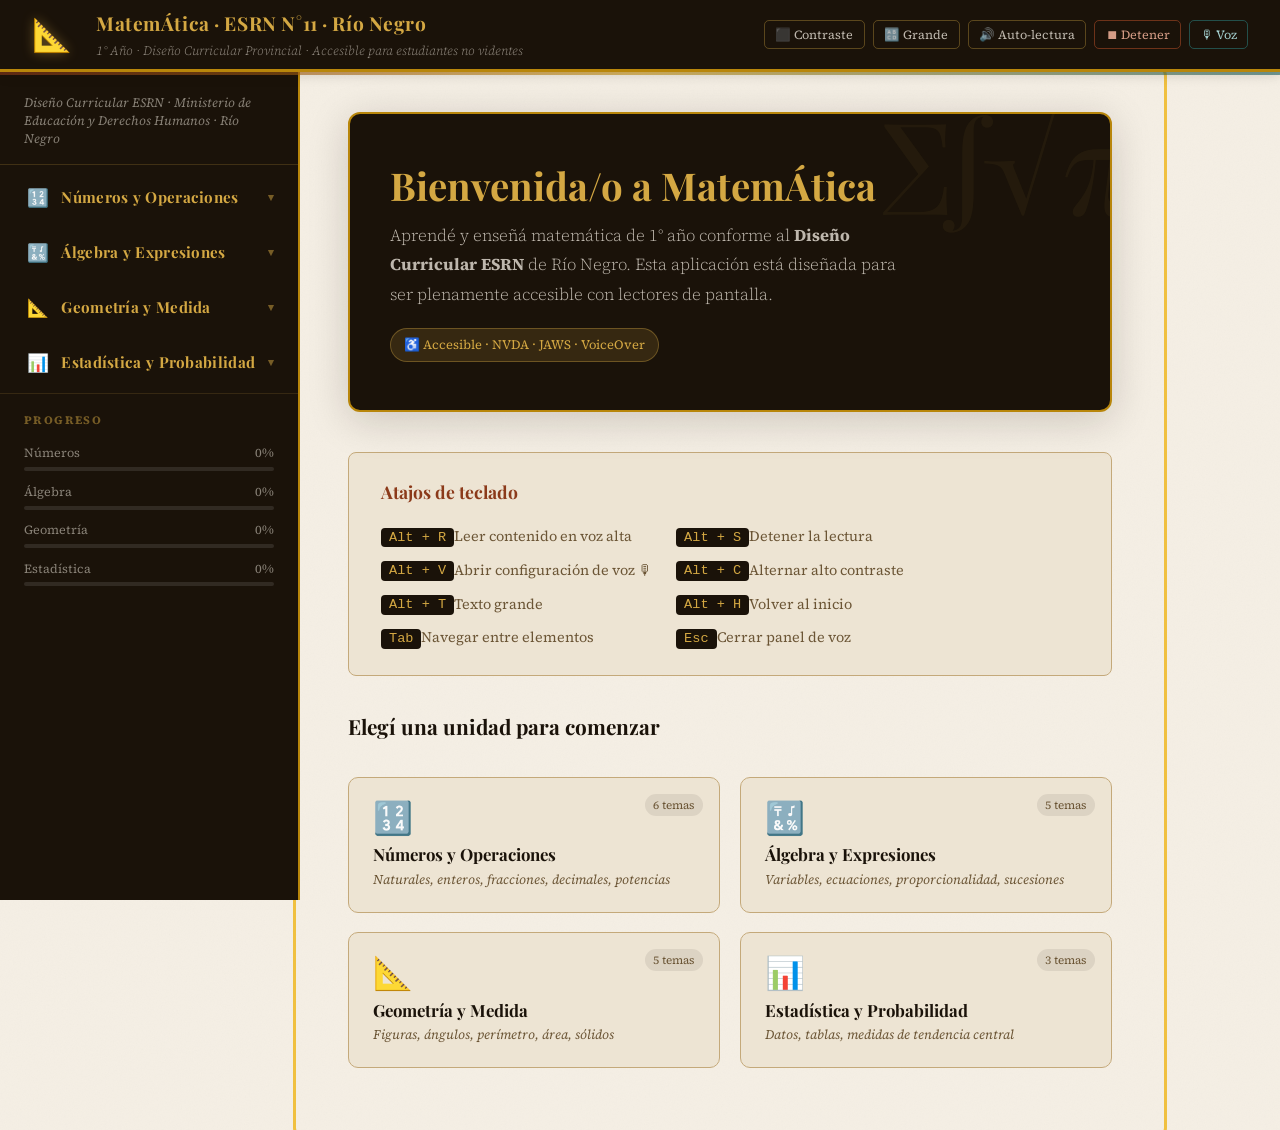
<file: index.html>
<!DOCTYPE html>
<html lang="es" dir="ltr">
<head>
<meta charset="UTF-8">
<meta name="viewport" content="width=device-width, initial-scale=1.0">
<title>MatemÁtica ESRN N°11 — Río Negro</title>
<meta name="description" content="Aplicación de matemática para 1° año de la ESRN N°11. Accesible para estudiantes no videntes. Diseño curricular provincial de Río Negro.">
<link rel="preconnect" href="https://fonts.googleapis.com">
<link href="https://fonts.googleapis.com/css2?family=Playfair+Display:wght@400;700;900&family=Source+Serif+4:ital,wght@0,300;0,400;0,600;1,300&display=swap" rel="stylesheet">
<link href="https://fonts.googleapis.com/icon?family=Material+Icons+Round" rel="stylesheet">
<link rel="manifest" href="manifest.json">
<link rel="icon" type="image/png" href="icons/icon-192.png">
<link rel="apple-touch-icon" href="icons/icon-192.png">
<meta name="theme-color" content="#1a1209">
<meta name="apple-mobile-web-app-capable" content="yes">
<meta name="apple-mobile-web-app-status-bar-style" content="black-translucent">

<style>
/* ============================================================
   VARIABLES & RESET
============================================================ */
:root {
  --ink:        #1a1209;
  --paper:      #f5efe4;
  --paper2:     #ede4d3;
  --paper3:     #e2d6c2;
  --gold:       #b8860b;
  --gold-light: #d4a843;
  --gold-glow:  #f0c040;
  --rust:       #8b3a1a;
  --rust-light: #c0522a;
  --teal:       #1a5c5c;
  --teal-light: #2d8b8b;
  --focus:      #f0c040;
  --border:     #c4a97a;
  --shadow:     rgba(26,18,9,0.18);
  --text-muted: #6b5535;
  --success:    #2d6b2d;
  --error:      #8b1a1a;
  --font-display: 'Playfair Display', Georgia, serif;
  --font-body:    'Source Serif 4', Georgia, serif;
  --radius:     8px;
}

*, *::before, *::after { box-sizing: border-box; margin: 0; padding: 0; }

/* Skip links */
.skip-link {
  position: absolute; top: -60px; left: 0; z-index: 9999;
  background: var(--gold); color: var(--ink); font-weight: 700;
  padding: 12px 20px; text-decoration: none; font-family: var(--font-body);
  border-radius: 0 0 8px 0; font-size: 1rem;
  transition: top 0.2s;
}
.skip-link:focus { top: 0; }

/* Focus visible — high contrast yellow outline */
:focus-visible {
  outline: 3px solid var(--focus);
  outline-offset: 4px;
  border-radius: 4px;
}

/* Scrollbar */
::-webkit-scrollbar { width: 8px; }
::-webkit-scrollbar-track { background: var(--paper2); }
::-webkit-scrollbar-thumb { background: var(--border); border-radius: 4px; }

body {
  font-family: var(--font-body);
  background: var(--paper);
  color: var(--ink);
  min-height: 100vh;
  font-size: 18px;
  line-height: 1.75;
  background-image:
    url("data:image/svg+xml,%3Csvg xmlns='http://www.w3.org/2000/svg' width='400' height='400'%3E%3Cfilter id='n'%3E%3CfeTurbulence type='fractalNoise' baseFrequency='0.75' numOctaves='4' stitchTiles='stitch'/%3E%3CfeColorMatrix type='saturate' values='0'/%3E%3C/filter%3E%3Crect width='400' height='400' filter='url(%23n)' opacity='0.04'/%3E%3C/svg%3E");
}

/* ============================================================
   HEADER
============================================================ */
.site-header {
  background: var(--ink);
  color: var(--paper);
  padding: 0 2rem;
  display: grid;
  grid-template-columns: auto 1fr auto;
  align-items: center;
  gap: 1.5rem;
  min-height: 72px;
  border-bottom: 3px solid var(--gold);
  position: sticky; top: 0; z-index: 100;
  box-shadow: 0 2px 12px var(--shadow);
}
.site-header::after {
  content: '';
  position: absolute; bottom: -6px; left: 0; right: 0; height: 3px;
  background: linear-gradient(90deg, var(--rust), var(--gold), var(--teal));
  opacity: 0.6;
}

.header-emblem {
  font-size: 2rem;
  line-height: 1;
  filter: drop-shadow(0 0 6px rgba(212,168,67,0.4));
}
.header-titles { min-width: 0; }
.header-titles h1 {
  font-family: var(--font-display);
  font-size: 1.2rem;
  font-weight: 700;
  color: var(--gold-light);
  letter-spacing: 0.03em;
  white-space: nowrap;
  overflow: hidden;
  text-overflow: ellipsis;
}
.header-titles p {
  font-size: 0.8rem;
  color: rgba(245,239,228,0.55);
  font-weight: 300;
  font-style: italic;
}

/* A11y toolbar */
.a11y-toolbar {
  display: flex;
  gap: 0.5rem;
  align-items: center;
  flex-wrap: wrap;
}
.a11y-toolbar button {
  background: transparent;
  border: 1px solid rgba(212,168,67,0.35);
  color: rgba(245,239,228,0.75);
  padding: 0.3rem 0.65rem;
  border-radius: 5px;
  cursor: pointer;
  font-size: 0.78rem;
  font-family: var(--font-body);
  transition: all 0.18s;
  white-space: nowrap;
}
.a11y-toolbar button:hover,
.a11y-toolbar button.active {
  background: var(--gold);
  color: var(--ink);
  border-color: var(--gold);
  font-weight: 600;
}
.a11y-toolbar button.stop-btn {
  border-color: rgba(192,82,42,0.5);
  color: rgba(245,180,155,0.85);
}
.a11y-toolbar button.stop-btn:hover {
  background: var(--rust-light);
  color: #fff;
  border-color: var(--rust-light);
}

/* ============================================================
   LAYOUT
============================================================ */
.app-body {
  display: grid;
  grid-template-columns: 300px 1fr;
  min-height: calc(100vh - 72px);
}

/* ============================================================
   SIDEBAR
============================================================ */
.sidebar {
  background: var(--ink);
  color: var(--paper);
  overflow-y: auto;
  border-right: 2px solid var(--gold);
  position: sticky;
  top: 72px;
  height: calc(100vh - 72px);
  padding-bottom: 2rem;
}

.sidebar-welcome {
  padding: 1.4rem 1.5rem 1rem;
  border-bottom: 1px solid rgba(212,168,67,0.2);
}
.sidebar-welcome .welcome-text {
  font-size: 0.8rem;
  color: rgba(245,239,228,0.5);
  font-style: italic;
  line-height: 1.4;
}

.nav-section { margin-top: 0.5rem; }
.nav-section-header {
  display: flex;
  align-items: center;
  gap: 0.75rem;
  padding: 0.75rem 1.5rem;
  width: 100%;
  background: none;
  border: none;
  color: var(--gold-light);
  font-family: var(--font-display);
  font-size: 0.95rem;
  font-weight: 700;
  cursor: pointer;
  text-align: left;
  border-left: 3px solid transparent;
  transition: all 0.2s;
  letter-spacing: 0.02em;
}
.nav-section-header:hover { background: rgba(212,168,67,0.08); border-left-color: var(--gold); }
.nav-section-header.open { color: var(--gold-glow); background: rgba(212,168,67,0.1); border-left-color: var(--gold-glow); }
.nav-section-header .nav-icon { font-size: 1.1rem; flex-shrink: 0; }
.nav-section-header .chevron {
  margin-left: auto;
  font-size: 0.7rem;
  transition: transform 0.2s;
  color: rgba(212,168,67,0.5);
}
.nav-section-header.open .chevron { transform: rotate(180deg); }

.nav-subtopics {
  max-height: 0;
  overflow: hidden;
  transition: max-height 0.4s ease;
  background: rgba(0,0,0,0.25);
}
.nav-subtopics.open { max-height: 800px; }

.nav-item {
  display: block;
  width: 100%;
  background: none;
  border: none;
  border-left: 3px solid transparent;
  color: rgba(245,239,228,0.6);
  padding: 0.5rem 1.5rem 0.5rem 3.2rem;
  text-align: left;
  cursor: pointer;
  font-family: var(--font-body);
  font-size: 0.88rem;
  transition: all 0.18s;
  line-height: 1.4;
}
.nav-item:hover { color: var(--paper); background: rgba(212,168,67,0.07); }
.nav-item.active { color: var(--gold-glow); border-left-color: var(--gold-glow); background: rgba(212,168,67,0.12); font-weight: 600; }

/* Progress ring in sidebar */
.sidebar-progress {
  padding: 1rem 1.5rem;
  border-top: 1px solid rgba(212,168,67,0.15);
  margin-top: 0.5rem;
}
.sidebar-progress h3 {
  font-size: 0.72rem;
  text-transform: uppercase;
  letter-spacing: 0.12em;
  color: rgba(212,168,67,0.5);
  margin-bottom: 0.75rem;
}
.prog-row { margin-bottom: 0.6rem; }
.prog-label { display: flex; justify-content: space-between; font-size: 0.78rem; color: rgba(245,239,228,0.5); margin-bottom: 3px; }
.prog-bar { height: 4px; background: rgba(255,255,255,0.1); border-radius: 99px; overflow: hidden; }
.prog-fill { height: 100%; background: linear-gradient(90deg, var(--gold), var(--gold-glow)); border-radius: 99px; transition: width 0.6s ease; }

/* Mobile toggle */
.mobile-nav-toggle {
  display: none;
  position: fixed;
  bottom: 1.5rem;
  right: 1.5rem;
  z-index: 200;
  background: var(--gold);
  color: var(--ink);
  border: none;
  border-radius: 50%;
  width: 56px; height: 56px;
  font-size: 1.4rem;
  cursor: pointer;
  box-shadow: 0 4px 20px rgba(184,134,11,0.4);
}

/* ============================================================
   MAIN CONTENT
============================================================ */
.main-content {
  padding: 2.5rem 3rem 4rem;
  max-width: 860px;
}

/* Breadcrumb */
.breadcrumb {
  font-size: 0.82rem;
  color: var(--text-muted);
  margin-bottom: 2rem;
  display: flex;
  align-items: center;
  gap: 0.4rem;
  flex-wrap: wrap;
}
.breadcrumb a {
  color: var(--gold);
  text-decoration: none;
  font-style: italic;
}
.breadcrumb a:hover { text-decoration: underline; }
.breadcrumb-sep { color: var(--border); }

/* ============================================================
   WELCOME SCREEN
============================================================ */
.welcome-screen { animation: fadeUp 0.5s ease both; }
@keyframes fadeUp { from { opacity:0; transform:translateY(16px); } to { opacity:1; transform:none; } }

.welcome-hero {
  background: var(--ink);
  color: var(--paper);
  border-radius: 12px;
  padding: 3rem 2.5rem;
  margin-bottom: 2.5rem;
  position: relative;
  overflow: hidden;
  border: 2px solid var(--gold);
  box-shadow: 0 8px 40px var(--shadow);
}
.welcome-hero::before {
  content: '∑∫√π';
  position: absolute;
  right: -1rem;
  top: -1rem;
  font-size: 8rem;
  font-family: var(--font-display);
  color: rgba(212,168,67,0.06);
  user-select: none;
  letter-spacing: -0.1em;
  line-height: 1;
}
.welcome-hero h2 {
  font-family: var(--font-display);
  font-size: 2.4rem;
  color: var(--gold-light);
  line-height: 1.2;
  margin-bottom: 0.8rem;
}
.welcome-hero p {
  color: rgba(245,239,228,0.75);
  font-size: 1.05rem;
  max-width: 520px;
  font-weight: 300;
}
.welcome-hero .badge {
  display: inline-flex;
  align-items: center;
  gap: 0.4rem;
  background: rgba(212,168,67,0.15);
  border: 1px solid rgba(212,168,67,0.35);
  color: var(--gold-light);
  padding: 0.3rem 0.8rem;
  border-radius: 99px;
  font-size: 0.8rem;
  margin-top: 1.2rem;
}

/* Keyboard shortcuts table */
.shortcuts-card {
  background: var(--paper2);
  border: 1px solid var(--border);
  border-radius: var(--radius);
  padding: 1.5rem 2rem;
  margin-bottom: 2rem;
}
.shortcuts-card h3 {
  font-family: var(--font-display);
  font-size: 1.1rem;
  color: var(--rust);
  margin-bottom: 1rem;
}
.shortcuts-grid {
  display: grid;
  grid-template-columns: auto 1fr;
  gap: 0.5rem 1.5rem;
  font-size: 0.9rem;
}
.shortcuts-grid kbd {
  background: var(--ink);
  color: var(--gold-light);
  padding: 0.15rem 0.5rem;
  border-radius: 4px;
  font-family: monospace;
  font-size: 0.85rem;
  white-space: nowrap;
}
.shortcuts-grid span { color: var(--text-muted); }

/* Unit cards grid */
.units-grid {
  display: grid;
  grid-template-columns: repeat(2, 1fr);
  gap: 1.2rem;
  margin-top: 2rem;
}
.unit-card {
  background: var(--paper2);
  border: 1.5px solid var(--border);
  border-radius: 10px;
  padding: 1.5rem;
  cursor: pointer;
  transition: all 0.22s;
  text-align: left;
  font-family: var(--font-body);
  position: relative;
  overflow: hidden;
}
.unit-card::after {
  content: '';
  position: absolute;
  bottom: 0; left: 0; right: 0;
  height: 3px;
  background: var(--card-accent, var(--gold));
  transform: scaleX(0);
  transition: transform 0.22s;
}
.unit-card:hover, .unit-card:focus {
  border-color: var(--card-accent, var(--gold));
  transform: translateY(-3px);
  box-shadow: 0 8px 24px var(--shadow);
}
.unit-card:hover::after, .unit-card:focus::after { transform: scaleX(1); }
.unit-card .card-icon { font-size: 2rem; margin-bottom: 0.6rem; line-height: 1; }
.unit-card h3 {
  font-family: var(--font-display);
  font-size: 1.05rem;
  color: var(--ink);
  margin-bottom: 0.3rem;
}
.unit-card p { font-size: 0.82rem; color: var(--text-muted); font-style: italic; }
.unit-card .topics-count {
  position: absolute;
  top: 1rem; right: 1rem;
  background: rgba(26,18,9,0.08);
  color: var(--text-muted);
  font-size: 0.72rem;
  padding: 0.2rem 0.5rem;
  border-radius: 99px;
}

/* ============================================================
   TOPIC PAGE
============================================================ */
.topic-page { animation: fadeUp 0.35s ease both; }

.topic-header {
  margin-bottom: 2rem;
  padding-bottom: 1.5rem;
  border-bottom: 2px solid var(--paper3);
}
.topic-header .unit-tag {
  font-size: 0.75rem;
  text-transform: uppercase;
  letter-spacing: 0.12em;
  color: var(--gold);
  font-weight: 600;
  margin-bottom: 0.5rem;
}
.topic-header h2 {
  font-family: var(--font-display);
  font-size: 2.2rem;
  color: var(--ink);
  line-height: 1.2;
  margin-bottom: 0.5rem;
}
.topic-header .topic-meta {
  display: flex;
  gap: 1rem;
  flex-wrap: wrap;
}
.topic-meta-item {
  display: flex;
  align-items: center;
  gap: 0.4rem;
  font-size: 0.82rem;
  color: var(--text-muted);
  background: var(--paper2);
  padding: 0.2rem 0.6rem;
  border-radius: 99px;
  border: 1px solid var(--border);
}

/* Read aloud button */
.read-aloud-btn {
  display: inline-flex;
  align-items: center;
  gap: 0.5rem;
  background: var(--teal);
  color: #fff;
  border: none;
  padding: 0.55rem 1.2rem;
  border-radius: 6px;
  cursor: pointer;
  font-family: var(--font-body);
  font-size: 0.9rem;
  font-weight: 600;
  transition: background 0.18s;
  margin-bottom: 1.5rem;
}
.read-aloud-btn:hover { background: var(--teal-light); }
.read-aloud-btn.reading { background: var(--rust); animation: pulse 1.5s infinite; }
@keyframes pulse { 0%,100%{opacity:1} 50%{opacity:0.75} }

/* Content sections */
.content-section { margin-bottom: 2rem; }

.concept-box {
  background: var(--paper2);
  border-left: 4px solid var(--gold);
  border-radius: 0 var(--radius) var(--radius) 0;
  padding: 1.2rem 1.5rem;
  margin: 1.2rem 0;
  position: relative;
}
.concept-box::before {
  content: attr(data-label);
  position: absolute;
  top: -0.6rem; left: 1rem;
  background: var(--gold);
  color: var(--ink);
  font-size: 0.65rem;
  text-transform: uppercase;
  letter-spacing: 0.12em;
  font-weight: 700;
  padding: 0.15rem 0.5rem;
  border-radius: 3px;
}
.concept-box p, .concept-box ul { margin-top: 0.5rem; }
.concept-box ul { padding-left: 1.5rem; }
.concept-box li { margin-bottom: 0.3rem; }

.example-box {
  background: linear-gradient(135deg, rgba(45,139,139,0.06), rgba(45,139,139,0.02));
  border: 1px solid rgba(45,139,139,0.25);
  border-left: 4px solid var(--teal);
  border-radius: 0 var(--radius) var(--radius) 0;
  padding: 1.2rem 1.5rem;
  margin: 1.2rem 0;
  position: relative;
}
.example-box::before {
  content: attr(data-label);
  position: absolute;
  top: -0.6rem; left: 1rem;
  background: var(--teal);
  color: #fff;
  font-size: 0.65rem;
  text-transform: uppercase;
  letter-spacing: 0.12em;
  font-weight: 700;
  padding: 0.15rem 0.5rem;
  border-radius: 3px;
}

.note-box {
  background: rgba(139,58,26,0.05);
  border: 1px solid rgba(139,58,26,0.2);
  border-left: 4px solid var(--rust);
  border-radius: 0 var(--radius) var(--radius) 0;
  padding: 1rem 1.5rem;
  margin: 1.2rem 0;
  position: relative;
}
.note-box::before {
  content: attr(data-label);
  position: absolute;
  top: -0.6rem; left: 1rem;
  background: var(--rust);
  color: #fff;
  font-size: 0.65rem;
  text-transform: uppercase;
  letter-spacing: 0.12em;
  font-weight: 700;
  padding: 0.15rem 0.5rem;
  border-radius: 3px;
}

/* Number line */
.number-line-wrap {
  overflow-x: auto;
  padding: 1rem 0;
  margin: 1rem 0;
}
.number-line {
  display: flex;
  align-items: center;
  gap: 0;
  font-family: 'Courier New', monospace;
  font-size: 1rem;
  white-space: nowrap;
  min-width: max-content;
}
.num-point {
  display: flex;
  flex-direction: column;
  align-items: center;
  min-width: 44px;
  color: var(--ink);
}
.num-point.highlight .num-label { color: var(--rust); font-weight: 700; font-size: 1.1rem; }
.num-point.highlight .num-dot { background: var(--rust); transform: scale(1.3); }
.num-label { font-size: 0.95rem; margin-bottom: 4px; }
.num-dot { width: 8px; height: 8px; border-radius: 50%; background: var(--ink); margin: 4px auto; }
.num-line-bar { flex: 1; height: 2px; background: var(--ink); min-width: 24px; position: relative; }
.num-arrow { font-size: 1rem; color: var(--ink); flex-shrink: 0; }

/* Accessible table */
.data-table-wrap { overflow-x: auto; margin: 1.2rem 0; }
.data-table {
  width: 100%;
  border-collapse: collapse;
  font-size: 0.92rem;
}
.data-table caption {
  caption-side: top;
  text-align: left;
  font-size: 0.78rem;
  color: var(--text-muted);
  font-style: italic;
  margin-bottom: 0.4rem;
  padding-bottom: 0.3rem;
}
.data-table th {
  background: var(--ink);
  color: var(--gold-light);
  padding: 0.65rem 1rem;
  text-align: left;
  font-family: var(--font-display);
  font-weight: 700;
  border: 1px solid rgba(212,168,67,0.3);
}
.data-table td {
  padding: 0.6rem 1rem;
  border: 1px solid var(--paper3);
  vertical-align: top;
}
.data-table tr:nth-child(even) td { background: var(--paper2); }

/* Math expression */
.math-expr {
  font-family: 'Courier New', monospace;
  font-size: 1.15rem;
  background: var(--paper2);
  border: 1px solid var(--border);
  padding: 0.8rem 1.2rem;
  border-radius: var(--radius);
  margin: 0.8rem 0;
  color: var(--ink);
  overflow-x: auto;
  display: block;
  line-height: 2;
}
.math-expr .hl { color: var(--rust); font-weight: 700; }
.math-expr .step-label {
  display: block;
  font-family: var(--font-body);
  font-size: 0.75rem;
  color: var(--text-muted);
  font-style: italic;
  margin-bottom: 0.2rem;
  font-weight: normal;
}

/* ============================================================
   ACTIVITIES
============================================================ */
.activities-section {
  background: var(--paper2);
  border: 1.5px solid var(--border);
  border-radius: 10px;
  padding: 2rem;
  margin-top: 2.5rem;
}
.activities-section > h3 {
  font-family: var(--font-display);
  font-size: 1.4rem;
  color: var(--ink);
  margin-bottom: 0.3rem;
}
.activities-section > p {
  font-size: 0.88rem;
  color: var(--text-muted);
  margin-bottom: 1.5rem;
  font-style: italic;
}

.activity-item {
  background: var(--paper);
  border: 1px solid var(--border);
  border-radius: 8px;
  padding: 1.4rem 1.6rem;
  margin-bottom: 1.2rem;
  transition: box-shadow 0.2s;
}
.activity-item:hover { box-shadow: 0 4px 16px var(--shadow); }

.activity-question {
  font-size: 1rem;
  font-weight: 600;
  color: var(--ink);
  margin-bottom: 1rem;
  line-height: 1.5;
}
.activity-num {
  display: inline-flex;
  align-items: center;
  justify-content: center;
  width: 26px; height: 26px;
  background: var(--gold);
  color: var(--ink);
  border-radius: 50%;
  font-size: 0.78rem;
  font-weight: 700;
  margin-right: 0.5rem;
  flex-shrink: 0;
}

/* Multiple choice */
.options-list {
  display: flex;
  flex-direction: column;
  gap: 0.5rem;
  margin-bottom: 1rem;
}
.option-item label {
  display: flex;
  align-items: flex-start;
  gap: 0.75rem;
  padding: 0.65rem 1rem;
  border: 1.5px solid var(--border);
  border-radius: 6px;
  cursor: pointer;
  transition: all 0.18s;
  background: var(--paper);
  font-size: 0.95rem;
}
.option-item label:hover { background: var(--paper2); border-color: var(--gold); }
.option-item input[type="radio"] {
  width: 18px; height: 18px;
  accent-color: var(--gold);
  flex-shrink: 0;
  margin-top: 2px;
}
.option-item.correct label { border-color: var(--success); background: rgba(45,107,45,0.06); }
.option-item.incorrect label { border-color: var(--error); background: rgba(139,26,26,0.05); }

/* Input answer */
.answer-row {
  display: flex;
  align-items: center;
  gap: 0.8rem;
  flex-wrap: wrap;
}
.answer-input {
  background: var(--paper);
  border: 1.5px solid var(--border);
  color: var(--ink);
  padding: 0.6rem 1rem;
  border-radius: 6px;
  font-size: 1.05rem;
  font-family: 'Courier New', monospace;
  width: 160px;
  transition: border-color 0.18s;
}
.answer-input:focus { border-color: var(--gold); background: #fff; }

/* Buttons */
.btn-primary {
  background: var(--ink);
  color: var(--gold-light);
  border: 1.5px solid var(--gold);
  padding: 0.55rem 1.4rem;
  border-radius: 6px;
  cursor: pointer;
  font-family: var(--font-display);
  font-size: 0.95rem;
  font-weight: 700;
  transition: all 0.18s;
  letter-spacing: 0.02em;
}
.btn-primary:hover { background: var(--gold); color: var(--ink); }

.btn-secondary {
  background: transparent;
  color: var(--text-muted);
  border: 1px solid var(--border);
  padding: 0.5rem 1.2rem;
  border-radius: 6px;
  cursor: pointer;
  font-family: var(--font-body);
  font-size: 0.9rem;
  transition: all 0.18s;
}
.btn-secondary:hover { background: var(--paper2); color: var(--ink); }

/* Feedback */
.feedback {
  margin-top: 0.8rem;
  padding: 0.8rem 1.1rem;
  border-radius: 6px;
  font-weight: 600;
  font-size: 0.92rem;
  display: none;
  line-height: 1.5;
}
.feedback.show { display: block; }
.feedback.correct {
  background: rgba(45,107,45,0.08);
  border: 1.5px solid var(--success);
  color: var(--success);
}
.feedback.incorrect {
  background: rgba(139,26,26,0.06);
  border: 1.5px solid var(--error);
  color: var(--error);
}

/* Navigation buttons */
.topic-nav {
  display: flex;
  gap: 1rem;
  margin-top: 2.5rem;
  flex-wrap: wrap;
}

/* ============================================================
   ACCESSIBILITY MODES
============================================================ */
body.high-contrast {
  --ink: #000;
  --paper: #fff;
  --paper2: #f0f0f0;
  --paper3: #ddd;
  --gold: #cc9900;
  --gold-light: #aa7700;
  --border: #888;
  --text-muted: #444;
  --teal: #005555;
  --rust: #882200;
  background-image: none;
}

body.large-text { font-size: 22px; }
body.large-text .topic-header h2 { font-size: 2.6rem; }
body.large-text .welcome-hero h2 { font-size: 2.8rem; }

/* Live region */
.sr-live {
  position: absolute;
  left: -9999px;
  height: 1px;
  overflow: hidden;
}

/* ============================================================
   RESPONSIVE
============================================================ */
@media (max-width: 768px) {
  .app-body { grid-template-columns: 1fr; }
  .sidebar {
    position: fixed;
    left: -320px;
    top: 0; bottom: 0;
    z-index: 150;
    width: 300px;
    transition: left 0.3s ease;
    height: 100vh;
    top: 0;
  }
  .sidebar.open { left: 0; box-shadow: 4px 0 24px rgba(0,0,0,0.4); }
  .mobile-nav-toggle { display: flex; align-items: center; justify-content: center; }
  .main-content { padding: 1.5rem; }
  .units-grid { grid-template-columns: 1fr; }
  .site-header { grid-template-columns: auto 1fr; }
  .a11y-toolbar { display: none; }
  .header-titles h1 { font-size: 1rem; }
}

/* ============================================================
   VOICE PANEL — Panel de configuración de voz
============================================================ */
.voice-cfg-btn {
  background: rgba(45,139,139,0.2);
  border: 1px solid rgba(45,139,139,0.5) !important;
  color: rgba(180,230,230,0.9) !important;
}
.voice-cfg-btn:hover, .voice-cfg-btn.active {
  background: var(--teal) !important;
  color: #fff !important;
  border-color: var(--teal) !important;
}

/* Overlay */
.voice-overlay {
  position: fixed; inset: 0; z-index: 299;
  background: rgba(26,18,9,0.55);
  backdrop-filter: blur(2px);
}
.voice-overlay[hidden] { display: none; }

/* Panel */
.voice-panel {
  position: fixed;
  top: 50%; left: 50%;
  transform: translate(-50%, -50%);
  z-index: 300;
  width: min(520px, 94vw);
  max-height: 90vh;
  overflow-y: auto;
  background: var(--ink);
  border: 2px solid var(--gold);
  border-radius: 14px;
  box-shadow: 0 20px 60px rgba(0,0,0,0.6);
  animation: panelIn 0.25s ease both;
}
.voice-panel[hidden] { display: none; }
@keyframes panelIn {
  from { opacity:0; transform:translate(-50%,-48%) scale(0.96); }
  to   { opacity:1; transform:translate(-50%,-50%) scale(1); }
}

.voice-panel-inner { padding: 1.8rem 2rem 2rem; }

.voice-panel-header {
  display: flex;
  align-items: center;
  justify-content: space-between;
  margin-bottom: 1.2rem;
  padding-bottom: 1rem;
  border-bottom: 1px solid rgba(212,168,67,0.25);
}
.voice-panel-header h2 {
  font-family: var(--font-display);
  font-size: 1.3rem;
  color: var(--gold-light);
  margin: 0;
}
.voice-panel-close {
  background: rgba(139,58,26,0.3);
  border: 1px solid rgba(192,82,42,0.5);
  color: rgba(245,239,228,0.7);
  width: 32px; height: 32px;
  border-radius: 50%;
  cursor: pointer;
  font-size: 1rem;
  display: flex; align-items: center; justify-content: center;
  transition: all 0.18s;
}
.voice-panel-close:hover { background: var(--rust); color: #fff; border-color: var(--rust); }

/* Status */
.voice-status {
  display: flex;
  align-items: center;
  gap: 0.6rem;
  background: rgba(255,255,255,0.05);
  border: 1px solid rgba(212,168,67,0.2);
  border-radius: 8px;
  padding: 0.7rem 1rem;
  margin-bottom: 1.4rem;
  font-size: 0.88rem;
  color: rgba(245,239,228,0.8);
}
.voice-status.ok { border-color: rgba(45,107,45,0.5); background: rgba(45,107,45,0.1); color: #7dca7d; }
.voice-status.warn { border-color: rgba(184,134,11,0.5); background: rgba(184,134,11,0.08); color: var(--gold-light); }
.voice-status.error { border-color: rgba(139,26,26,0.5); background: rgba(139,26,26,0.1); color: #e07070; }
#voice-status-icon { font-size: 1.2rem; flex-shrink: 0; }

/* Controls */
.voice-control-group {
  margin-bottom: 1.3rem;
}
.voice-label {
  display: block;
  color: rgba(245,239,228,0.65);
  font-size: 0.82rem;
  text-transform: uppercase;
  letter-spacing: 0.1em;
  margin-bottom: 0.55rem;
}
.voice-label strong { color: var(--gold-light); font-size: 1rem; text-transform: none; letter-spacing: 0; }

/* Select */
.voice-select {
  width: 100%;
  background: rgba(255,255,255,0.07);
  border: 1.5px solid rgba(212,168,67,0.35);
  color: var(--paper);
  padding: 0.6rem 0.9rem;
  border-radius: 7px;
  font-family: var(--font-body);
  font-size: 0.95rem;
  cursor: pointer;
  appearance: auto;
  transition: border-color 0.18s;
}
.voice-select:focus { border-color: var(--gold); outline: none; }
.voice-select option { background: #1a1209; color: #f5efe4; }

.voice-hint {
  font-size: 0.78rem;
  color: rgba(245,239,228,0.4);
  margin-top: 0.45rem;
  line-height: 1.4;
  font-style: italic;
}

/* Sliders */
.slider-row {
  display: flex;
  align-items: center;
  gap: 0.8rem;
}
.slider-label { font-size: 1rem; flex-shrink: 0; }
.voice-slider {
  flex: 1;
  -webkit-appearance: none;
  appearance: none;
  height: 6px;
  border-radius: 3px;
  background: rgba(255,255,255,0.12);
  outline: none;
  cursor: pointer;
  accent-color: var(--gold);
  transition: background 0.18s;
}
.voice-slider::-webkit-slider-thumb {
  -webkit-appearance: none;
  width: 20px; height: 20px;
  border-radius: 50%;
  background: var(--gold);
  cursor: pointer;
  border: 2px solid var(--ink);
  box-shadow: 0 2px 6px rgba(0,0,0,0.4);
}
.voice-slider::-moz-range-thumb {
  width: 20px; height: 20px;
  border-radius: 50%;
  background: var(--gold);
  cursor: pointer;
  border: 2px solid var(--ink);
}
.voice-slider:focus::-webkit-slider-thumb { outline: 3px solid var(--focus); }

/* Test buttons */
.voice-test-row {
  display: flex;
  gap: 0.6rem;
  flex-wrap: wrap;
  margin-top: 1.4rem;
  padding-top: 1.2rem;
  border-top: 1px solid rgba(212,168,67,0.15);
}
.voice-test-btn {
  background: rgba(45,139,139,0.2);
  border: 1px solid rgba(45,139,139,0.5);
  color: rgba(180,230,230,0.9);
  padding: 0.5rem 1rem;
  border-radius: 7px;
  cursor: pointer;
  font-family: var(--font-body);
  font-size: 0.88rem;
  font-weight: 600;
  transition: all 0.18s;
  flex: 1;
}
.voice-test-btn:hover { background: var(--teal); color: #fff; border-color: var(--teal); }
.voice-test-btn.secondary { background: rgba(212,168,67,0.1); border-color: rgba(212,168,67,0.3); color: var(--gold-light); }
.voice-test-btn.secondary:hover { background: var(--gold); color: var(--ink); border-color: var(--gold); }
.voice-test-btn.danger { background: rgba(139,26,26,0.2); border-color: rgba(192,82,42,0.4); color: rgba(224,112,112,0.9); flex: 0; }
.voice-test-btn.danger:hover { background: var(--rust); color: #fff; border-color: var(--rust); }

/* Details — all voices */
.voice-details {
  margin-top: 1.2rem;
  border-top: 1px solid rgba(212,168,67,0.12);
  padding-top: 0.8rem;
}
.voice-details summary {
  color: rgba(245,239,228,0.45);
  font-size: 0.82rem;
  cursor: pointer;
  user-select: none;
  font-style: italic;
}
.voice-details summary:hover { color: rgba(245,239,228,0.7); }
.all-voices-list {
  margin-top: 0.8rem;
  max-height: 180px;
  overflow-y: auto;
  font-size: 0.78rem;
  color: rgba(245,239,228,0.5);
  line-height: 1.8;
}
.all-voices-list .vrow { padding: 0.15rem 0; border-bottom: 1px solid rgba(255,255,255,0.04); }
.all-voices-list .vrow.highlighted { color: var(--gold-light); font-weight: 600; }

/* Responsive voice panel */
@media (max-width: 540px) {
  .voice-panel-inner { padding: 1.2rem 1.2rem 1.5rem; }
  .voice-test-row { flex-direction: column; }
  .voice-test-btn { flex: auto; }
}

/* ============================================================
   INSTALL CARD - PWA Installation Prompt
============================================================ */
.install-card {
  position: fixed;
  bottom: 24px;
  left: 50%;
  transform: translateX(-50%) translateY(100px);
  background: var(--ink);
  color: var(--paper);
  border: 2px solid var(--gold);
  border-radius: 12px;
  padding: 18px 22px;
  box-shadow: 0 12px 40px rgba(26,18,9,0.4);
  display: flex;
  align-items: center;
  gap: 16px;
  z-index: 9999;
  opacity: 0;
  transition: all 0.4s cubic-bezier(0.68, -0.55, 0.265, 1.55);
  max-width: calc(100vw - 40px);
  width: 420px;
  font-family: var(--font-body);
}

.install-card.show {
  transform: translateX(-50%) translateY(0);
  opacity: 1;
}

.install-card-icon {
  width: 52px;
  height: 52px;
  background: linear-gradient(135deg, var(--gold), var(--gold-light));
  border-radius: 10px;
  display: flex;
  align-items: center;
  justify-content: center;
  flex-shrink: 0;
  animation: bounce 2s infinite;
}

@keyframes bounce {
  0%, 100% { transform: translateY(0); }
  50% { transform: translateY(-4px); }
}

.install-card-icon {
  font-size: 26px;
  color: var(--ink);
}

.install-card-content {
  flex: 1;
  min-width: 0;
}

.install-card-title {
  font-family: var(--font-display);
  font-size: 1.05rem;
  font-weight: 700;
  color: var(--gold-light);
  margin-bottom: 4px;
  display: flex;
  align-items: center;
  gap: 6px;
}

.install-card-title .badge {
  background: var(--gold);
  color: var(--ink);
  font-size: 0.7rem;
  padding: 2px 8px;
  border-radius: 99px;
  font-weight: 700;
  text-transform: uppercase;
}

.install-card-desc {
  font-size: 0.85rem;
  color: rgba(245,239,228,0.7);
  line-height: 1.4;
}

.install-card-benefits {
  display: flex;
  gap: 8px;
  margin-top: 8px;
  flex-wrap: wrap;
}

.benefit-tag {
  background: rgba(212,168,67,0.15);
  color: var(--gold-light);
  font-size: 0.75rem;
  padding: 3px 8px;
  border-radius: 99px;
  display: flex;
  align-items: center;
  gap: 4px;
  font-weight: 500;
}

.install-card-actions {
  display: flex;
  flex-direction: column;
  gap: 6px;
  flex-shrink: 0;
}

.install-card-btn {
  background: var(--gold);
  color: var(--ink);
  border: none;
  padding: 10px 20px;
  border-radius: 6px;
  font-family: var(--font-body);
  font-size: 0.9rem;
  font-weight: 700;
  cursor: pointer;
  transition: all 0.18s;
  white-space: nowrap;
  display: flex;
  align-items: center;
  gap: 6px;
}

.install-card-btn:hover {
  background: var(--gold-light);
  transform: translateY(-2px);
  box-shadow: 0 6px 20px rgba(184,134,11,0.4);
}

.install-card-secondary {
  background: transparent;
  color: rgba(245,239,228,0.6);
  border: 1px solid rgba(212,168,67,0.3);
  padding: 8px 16px;
  border-radius: 6px;
  font-size: 0.8rem;
  cursor: pointer;
  transition: all 0.18s;
  white-space: nowrap;
}

.install-card-secondary:hover {
  background: rgba(212,168,67,0.1);
  color: var(--gold-light);
}

.install-card-close {
  position: absolute;
  top: 10px;
  right: 10px;
  width: 26px;
  height: 26px;
  border: none;
  background: transparent;
  border-radius: 50%;
  display: flex;
  align-items: center;
  justify-content: center;
  cursor: pointer;
  color: rgba(245,239,228,0.5);
  transition: all 0.18s;
  font-size: 1.1rem;
  line-height: 1;
}

.install-card-close:hover {
  background: rgba(139,58,26,0.3);
  color: var(--paper);
}

@media (max-width: 480px) {
  .install-card {
    flex-direction: column;
    text-align: center;
    padding: 20px;
    width: calc(100vw - 30px);
  }
  .install-card-benefits { justify-content: center; }
  .install-card-actions {
    width: 100%;
    flex-direction: row;
    justify-content: center;
  }
  .install-card-secondary { display: none; }
}

body.high-contrast .install-card {
  border-color: #cc9900;
  background: #000;
}
body.high-contrast .install-card-btn {
  background: #cc9900;
  color: #000;
}
</style>
</head>
<body>
<!-- Tarjeta de instalación -->
<div class="install-card" id="install-card">
  <div class="install-card-icon">⬇️</div>
  <div class="install-card-content">
    <strong>Instalar Aplicación</strong>
    <button id="install-button">Instalar</button>
  </div>
</div>
<!-- Skip links -->
<a href="#main" class="skip-link">Ir al contenido principal</a>
<a href="#sidebar" class="skip-link">Ir al menú de unidades</a>

<!-- Live region for screen readers -->
<div id="sr-live" class="sr-live" role="status" aria-live="polite" aria-atomic="true"></div>

<!-- ============================================================
     HEADER
============================================================ -->
<header class="site-header" role="banner">
  <span class="header-emblem" aria-hidden="true">📐</span>

  <div class="header-titles">
    <h1>MatemÁtica · ESRN N°11 · Río Negro</h1>
    <p>1° Año · Diseño Curricular Provincial · Accesible para estudiantes no videntes</p>
  </div>

  <nav class="a11y-toolbar" role="toolbar" aria-label="Herramientas de accesibilidad">
    <button id="btn-hc" aria-pressed="false" onclick="toggleHC()" title="Alternar alto contraste (Alt+C)">⬛ Contraste</button>
    <button id="btn-lg" aria-pressed="false" onclick="toggleLG()" title="Texto más grande (Alt+T)">🔠 Grande</button>
    <button id="btn-read" aria-pressed="false" onclick="toggleAutoRead()" title="Activar lectura automática">🔊 Auto-lectura</button>
    <button class="stop-btn" onclick="stopAll()" title="Detener lectura (Alt+S)">⏹ Detener</button>
    <button class="voice-cfg-btn" onclick="toggleVoicePanel()" title="Configurar voz (Alt+V)" aria-controls="voice-panel" aria-expanded="false">🎙 Voz</button>
  </nav>
</header>

<!-- ============================================================
     PANEL DE CONFIGURACIÓN DE VOZ
============================================================ -->
<div id="voice-panel" class="voice-panel" role="dialog" aria-label="Configuración de voz en español argentino" aria-modal="true" hidden>
  <div class="voice-panel-inner">
    <div class="voice-panel-header">
      <h2 id="voice-panel-title">🎙 Configuración de Voz</h2>
      <button class="voice-panel-close" onclick="toggleVoicePanel()" aria-label="Cerrar configuración de voz">✕</button>
    </div>

    <div class="voice-status" id="voice-status" aria-live="polite" aria-atomic="true">
      <span id="voice-status-icon" aria-hidden="true">⏳</span>
      <span id="voice-status-text">Cargando voces disponibles…</span>
    </div>

    <div class="voice-control-group">
      <label for="voice-select" class="voice-label">Voz seleccionada</label>
      <select id="voice-select" class="voice-select" onchange="changeVoice()" aria-describedby="voice-hint">
        <option value="">Detectando voces…</option>
      </select>
      <p id="voice-hint" class="voice-hint">
        Las voces con 🇦🇷 son argentinas. Con 🌎 son latinoamericanas. Con 🇪🇸 son de España. Probá hasta encontrar la que suene mejor en tu dispositivo.
      </p>
    </div>

    <div class="voice-control-group">
      <label for="rate-slider" class="voice-label">
        Velocidad de habla: <strong id="rate-value">0.85×</strong>
      </label>
      <div class="slider-row">
        <span class="slider-label" aria-hidden="true">🐢</span>
        <input type="range" id="rate-slider" class="voice-slider"
          min="0.4" max="1.8" step="0.05" value="0.85"
          oninput="updateRate(this.value)"
          aria-label="Velocidad de lectura de 0.4 a 1.8"
          aria-valuemin="0.4" aria-valuemax="1.8" aria-valuenow="0.85">
        <span class="slider-label" aria-hidden="true">🐇</span>
      </div>
    </div>

    <div class="voice-control-group">
      <label for="pitch-slider" class="voice-label">
        Tono de voz: <strong id="pitch-value">1.0</strong>
      </label>
      <div class="slider-row">
        <span class="slider-label" aria-hidden="true">⬇️</span>
        <input type="range" id="pitch-slider" class="voice-slider"
          min="0.5" max="2.0" step="0.1" value="1.0"
          oninput="updatePitch(this.value)"
          aria-label="Tono de voz de 0.5 grave a 2.0 agudo"
          aria-valuemin="0.5" aria-valuemax="2.0" aria-valuenow="1.0">
        <span class="slider-label" aria-hidden="true">⬆️</span>
      </div>
    </div>

    <div class="voice-control-group">
      <label for="vol-slider" class="voice-label">
        Volumen: <strong id="vol-value">100%</strong>
      </label>
      <div class="slider-row">
        <span class="slider-label" aria-hidden="true">🔈</span>
        <input type="range" id="vol-slider" class="voice-slider"
          min="0.1" max="1" step="0.1" value="1"
          oninput="updateVolume(this.value)"
          aria-label="Volumen de 10 a 100 por ciento"
          aria-valuemin="0.1" aria-valuemax="1" aria-valuenow="1">
        <span class="slider-label" aria-hidden="true">🔊</span>
      </div>
    </div>

    <div class="voice-test-row" role="group" aria-label="Pruebas de voz">
      <button class="voice-test-btn" onclick="testVoice()">▶ Probar voz</button>
      <button class="voice-test-btn secondary" onclick="testVoiceMath()">▶ Probar con matemática</button>
      <button class="voice-test-btn danger" onclick="stopAll()">⏹ Detener</button>
    </div>

    <details class="voice-details">
      <summary>Ver todas las voces del dispositivo</summary>
      <div id="all-voices-list" class="all-voices-list" aria-live="polite">Cargando…</div>
    </details>
  </div>
</div>
<div id="voice-overlay" class="voice-overlay" onclick="toggleVoicePanel()" hidden></div>

<!-- ============================================================
     APP BODY
============================================================ -->
<div class="app-body">

  <!-- SIDEBAR -->
  <nav id="sidebar" class="sidebar" aria-label="Unidades y temas de matemática">

    <div class="sidebar-welcome" aria-hidden="true">
      <p class="welcome-text">Diseño Curricular ESRN · Ministerio de Educación y Derechos Humanos · Río Negro</p>
    </div>

    <!-- Unidad 1 -->
    <div class="nav-section">
      <button class="nav-section-header" id="hdr-u1" aria-expanded="false" aria-controls="sub-u1" onclick="toggleUnit('u1', this)">
        <span class="nav-icon" aria-hidden="true">🔢</span>
        Números y Operaciones
        <span class="chevron" aria-hidden="true">▾</span>
      </button>
      <div class="nav-subtopics" id="sub-u1" role="region" aria-labelledby="hdr-u1">
        <button class="nav-item" onclick="loadTopic('n-naturales')">Números naturales</button>
        <button class="nav-item" onclick="loadTopic('multiples-divisores')">Múltiplos y divisores</button>
        <button class="nav-item" onclick="loadTopic('n-enteros')">Números enteros</button>
        <button class="nav-item" onclick="loadTopic('fracciones')">Fracciones</button>
        <button class="nav-item" onclick="loadTopic('n-decimales')">Números decimales</button>
        <button class="nav-item" onclick="loadTopic('potenciacion')">Potenciación y raíz cuadrada</button>
      </div>
    </div>

    <!-- Unidad 2 -->
    <div class="nav-section">
      <button class="nav-section-header" id="hdr-u2" aria-expanded="false" aria-controls="sub-u2" onclick="toggleUnit('u2', this)">
        <span class="nav-icon" aria-hidden="true">🔣</span>
        Álgebra y Expresiones
        <span class="chevron" aria-hidden="true">▾</span>
      </button>
      <div class="nav-subtopics" id="sub-u2" role="region" aria-labelledby="hdr-u2">
        <button class="nav-item" onclick="loadTopic('variables')">Variables y expresiones</button>
        <button class="nav-item" onclick="loadTopic('ecuaciones')">Ecuaciones de 1° grado</button>
        <button class="nav-item" onclick="loadTopic('inecuaciones')">Inecuaciones</button>
        <button class="nav-item" onclick="loadTopic('proporcionalidad')">Proporcionalidad</button>
        <button class="nav-item" onclick="loadTopic('sucesiones')">Sucesiones y patrones</button>
      </div>
    </div>

    <!-- Unidad 3 -->
    <div class="nav-section">
      <button class="nav-section-header" id="hdr-u3" aria-expanded="false" aria-controls="sub-u3" onclick="toggleUnit('u3', this)">
        <span class="nav-icon" aria-hidden="true">📐</span>
        Geometría y Medida
        <span class="chevron" aria-hidden="true">▾</span>
      </button>
      <div class="nav-subtopics" id="sub-u3" role="region" aria-labelledby="hdr-u3">
        <button class="nav-item" onclick="loadTopic('figuras-planas')">Figuras planas</button>
        <button class="nav-item" onclick="loadTopic('angulos')">Ángulos</button>
        <button class="nav-item" onclick="loadTopic('perimetro-area')">Perímetro y área</button>
        <button class="nav-item" onclick="loadTopic('solidos')">Sólidos geométricos</button>
        <button class="nav-item" onclick="loadTopic('transformaciones')">Transformaciones</button>
      </div>
    </div>

    <!-- Unidad 4 -->
    <div class="nav-section">
      <button class="nav-section-header" id="hdr-u4" aria-expanded="false" aria-controls="sub-u4" onclick="toggleUnit('u4', this)">
        <span class="nav-icon" aria-hidden="true">📊</span>
        Estadística y Probabilidad
        <span class="chevron" aria-hidden="true">▾</span>
      </button>
      <div class="nav-subtopics" id="sub-u4" role="region" aria-labelledby="hdr-u4">
        <button class="nav-item" onclick="loadTopic('tablas-datos')">Tablas y datos</button>
        <button class="nav-item" onclick="loadTopic('tendencia-central')">Media, moda y mediana</button>
        <button class="nav-item" onclick="loadTopic('probabilidad')">Probabilidad básica</button>
      </div>
    </div>

    <!-- Progress -->
    <div class="sidebar-progress" aria-label="Tu progreso">
      <h3>Progreso</h3>
      <div class="prog-row">
        <div class="prog-label"><span>Números</span><span id="pct-u1">0%</span></div>
        <div class="prog-bar"><div class="prog-fill" id="fill-u1" style="width:0%"></div></div>
      </div>
      <div class="prog-row">
        <div class="prog-label"><span>Álgebra</span><span id="pct-u2">0%</span></div>
        <div class="prog-bar"><div class="prog-fill" id="fill-u2" style="width:0%"></div></div>
      </div>
      <div class="prog-row">
        <div class="prog-label"><span>Geometría</span><span id="pct-u3">0%</span></div>
        <div class="prog-bar"><div class="prog-fill" id="fill-u3" style="width:0%"></div></div>
      </div>
      <div class="prog-row">
        <div class="prog-label"><span>Estadística</span><span id="pct-u4">0%</span></div>
        <div class="prog-bar"><div class="prog-fill" id="fill-u4" style="width:0%"></div></div>
      </div>
    </div>
  </nav>

  <!-- MAIN -->
  <main id="main" class="main-content" tabindex="-1" role="main">
    <div id="content-root"></div>
  </main>
</div>

<!-- Mobile nav toggle -->
<button class="mobile-nav-toggle" aria-label="Abrir menú de navegación" aria-controls="sidebar" aria-expanded="false" onclick="toggleMobileNav(this)">☰</button>

<!-- ============================================================
     INSTALL CARD - PWA Installation Prompt
============================================================ -->
<div class="install-card" id="installCard" role="dialog" aria-label="Instalar aplicación" aria-modal="false" hidden>
  <button class="install-card-close" id="installClose" aria-label="Cerrar" type="button">✕</button>
  
  <div class="install-card-icon" aria-hidden="true">📲</div>
  
  <div class="install-card-content">
    <div class="install-card-title">
      Instalar App
      <span class="badge">Gratis</span>
    </div>
    <div class="install-card-desc">
      Accedé más rápido sin navegador. Funciona offline.
    </div>
    <div class="install-card-benefits">
      <span class="benefit-tag">✓ Sin anuncios</span>
      <span class="benefit-tag">✓ Modo offline</span>
      <span class="benefit-tag">✓ Acceso directo</span>
    </div>
  </div>
  
  <div class="install-card-actions">
    <button class="install-card-btn" id="installBtn" type="button">
      📥 Instalar
    </button>
    <button class="install-card-secondary" id="installLater" type="button">
      Después
    </button>
  </div>
</div>

<!-- ============================================================
     JAVASCRIPT
============================================================ -->
<script>
'use strict';

// ─── State ────────────────────────────────────────────────────
let autoRead = false;
let currentSpeech = null;
let scores = { u1:0, u2:0, u3:0, u4:0 };
let answeredQuestions = new Set();

// ─── Voice Engine — Español Rioplatense ───────────────────────
let voiceEngine = {
  voices: [],
  selected: null,
  rate: 0.85,
  pitch: 1.0,
  volume: 1.0,
  ready: false,
  panelOpen: false,
};

// Priority order for Spanish voice selection
const VOICE_PRIORITY = [
  { lang: 'es-AR', flag: '🇦🇷', label: 'Argentina' },
  { lang: 'es-419', flag: '🌎', label: 'Latinoamérica' },
  { lang: 'es-MX', flag: '🌎', label: 'México' },
  { lang: 'es-CL', flag: '🌎', label: 'Chile' },
  { lang: 'es-CO', flag: '🌎', label: 'Colombia' },
  { lang: 'es-PE', flag: '🌎', label: 'Perú' },
  { lang: 'es-UY', flag: '🌎', label: 'Uruguay' },
  { lang: 'es-PY', flag: '🌎', label: 'Paraguay' },
  { lang: 'es-BO', flag: '🌎', label: 'Bolivia' },
  { lang: 'es-VE', flag: '🌎', label: 'Venezuela' },
  { lang: 'es',    flag: '🇪🇸', label: 'Español' },
  { lang: 'es-ES', flag: '🇪🇸', label: 'España' },
  { lang: 'es-US', flag: '🌎', label: 'Español EE.UU.' },
];

function getVoiceFlag(lang) {
  const entry = VOICE_PRIORITY.find(p => lang && lang.toLowerCase().startsWith(p.lang.toLowerCase()));
  return entry ? entry.flag : '🌐';
}

function getVoiceLabel(lang) {
  const entry = VOICE_PRIORITY.find(p => lang && lang.toLowerCase().startsWith(p.lang.toLowerCase()));
  return entry ? entry.label : lang;
}

function scoreVoice(voice) {
  const lang = (voice.lang || '').toLowerCase();
  for (let i = 0; i < VOICE_PRIORITY.length; i++) {
    if (lang.startsWith(VOICE_PRIORITY[i].lang.toLowerCase())) {
      const localBonus = voice.localService ? 0 : 2;
      return i + localBonus;
    }
  }
  return 999;
}

function loadVoices() {
  if (!('speechSynthesis' in window)) {
    updateVoiceStatus('error', '❌', 'Tu dispositivo no admite síntesis de voz.');
    return;
  }

  const raw = speechSynthesis.getVoices();
  if (!raw || raw.length === 0) return;

  const spanish = raw.filter(v => v.lang && v.lang.toLowerCase().startsWith('es'));
  const pool = spanish.length > 0 ? spanish : raw;

  voiceEngine.voices = pool.sort((a, b) => scoreVoice(a) - scoreVoice(b));

  if (!voiceEngine.selected) {
    voiceEngine.selected = voiceEngine.voices[0] || null;
  }

  voiceEngine.ready = true;
  populateVoiceSelect();
  updateVoiceStatusFromSelected();
}

function populateVoiceSelect() {
  const sel = document.getElementById('voice-select');
  if (!sel) return;

  sel.innerHTML = '';
  voiceEngine.voices.forEach((v, i) => {
    const flag = getVoiceFlag(v.lang);
    const region = getVoiceLabel(v.lang);
    const quality = v.localService ? '(dispositivo)' : '(en línea)';
    const label = `${flag} ${v.name} — ${region} ${quality}`;

    const opt = document.createElement('option');
    opt.value = i;
    opt.textContent = label;
    if (v === voiceEngine.selected) opt.selected = true;
    sel.appendChild(opt);
  });

  const allList = document.getElementById('all-voices-list');
  if (allList) {
    const allRaw = speechSynthesis.getVoices();
    allList.innerHTML = allRaw.map(v => {
      const isSpanish = v.lang && v.lang.toLowerCase().startsWith('es');
      return `<div class="vrow${isSpanish ? ' highlighted' : ''}">
        ${getVoiceFlag(v.lang)} <strong>${v.name}</strong> — ${v.lang} ${v.localService ? '📱local' : '☁️online'}
      </div>`;
    }).join('');
  }
}

function updateVoiceStatusFromSelected() {
  const v = voiceEngine.selected;
  if (!v) {
    updateVoiceStatus('warn', '⚠️', 'No se encontraron voces en español. Se usará el idioma del dispositivo.');
    return;
  }
  const lang = v.lang || '';
  const isAR = lang.toLowerCase().startsWith('es-ar');
  const isLatam = VOICE_PRIORITY.slice(1, 9).some(p => lang.toLowerCase().startsWith(p.lang.toLowerCase()));
  const isES = lang.toLowerCase().startsWith('es');

  if (isAR) {
    updateVoiceStatus('ok', '🇦🇷', `Voz argentina activa: "${v.name}"`);
  } else if (isLatam) {
    updateVoiceStatus('ok', '🌎', `Voz latinoamericana: "${v.name}" (${lang}). Si tenés Android, podé instalar "Google Español Argentina" en Ajustes → Accesibilidad → TTS.`);
  } else if (isES) {
    updateVoiceStatus('warn', '🇪🇸', `Voz española activa: "${v.name}". Para voz argentina instalá "Google Español (Argentina)" desde Ajustes → Accesibilidad → Síntesis de voz.`);
  } else {
    updateVoiceStatus('warn', '⚠️', `Voz no española: "${v.name}" (${lang}). Buscá voces en español en los ajustes de tu dispositivo.`);
  }
}

function updateVoiceStatus(type, icon, text) {
  const el = document.getElementById('voice-status');
  const iconEl = document.getElementById('voice-status-icon');
  const textEl = document.getElementById('voice-status-text');
  if (!el) return;
  el.className = 'voice-status ' + type;
  if (iconEl) iconEl.textContent = icon;
  if (textEl) textEl.textContent = text;
}

function changeVoice() {
  const sel = document.getElementById('voice-select');
  const idx = parseInt(sel.value, 10);
  if (!isNaN(idx) && voiceEngine.voices[idx]) {
    voiceEngine.selected = voiceEngine.voices[idx];
    updateVoiceStatusFromSelected();
    const name = voiceEngine.selected.name;
    speak(`Voz cambiada a ${name}. Esta es la voz que escucharás de ahora en adelante.`);
  }
}

function updateRate(val) {
  voiceEngine.rate = parseFloat(val);
  const el = document.getElementById('rate-value');
  if (el) el.textContent = parseFloat(val).toFixed(2) + '×';
  const slider = document.getElementById('rate-slider');
  if (slider) slider.setAttribute('aria-valuenow', val);
}

function updatePitch(val) {
  voiceEngine.pitch = parseFloat(val);
  const el = document.getElementById('pitch-value');
  if (el) el.textContent = parseFloat(val).toFixed(1);
  const slider = document.getElementById('pitch-slider');
  if (slider) slider.setAttribute('aria-valuenow', val);
}

function updateVolume(val) {
  voiceEngine.volume = parseFloat(val);
  const el = document.getElementById('vol-value');
  if (el) el.textContent = Math.round(parseFloat(val) * 100) + '%';
  const slider = document.getElementById('vol-slider');
  if (slider) slider.setAttribute('aria-valuenow', val);
}

function testVoice() {
  speak('Hola. Esta es la voz configurada para la aplicación de matemática de la Escuela Secundaria Rionegrina número once. ¿Se escucha bien?');
}

function testVoiceMath() {
  speak('Ejemplo matemático: La suma de tres más cuatro, multiplicado por dos, es igual a catorce. La fracción tres cuartos representa el setenta y cinco por ciento del entero.');
}

function toggleVoicePanel() {
  const panel = document.getElementById('voice-panel');
  const overlay = document.getElementById('voice-overlay');
  const cfgBtn = document.querySelector('.voice-cfg-btn');

  voiceEngine.panelOpen = !voiceEngine.panelOpen;
  panel.hidden = !voiceEngine.panelOpen;
  overlay.hidden = !voiceEngine.panelOpen;

  if (cfgBtn) {
    cfgBtn.setAttribute('aria-expanded', voiceEngine.panelOpen);
    cfgBtn.classList.toggle('active', voiceEngine.panelOpen);
  }

  if (voiceEngine.panelOpen) {
    if (!voiceEngine.ready) loadVoices();
    setTimeout(() => {
      const closeBtn = document.querySelector('.voice-panel-close');
      if (closeBtn) closeBtn.focus();
    }, 100);
    announce('Panel de configuración de voz abierto.');
  } else {
    announce('Panel de voz cerrado.');
    if (cfgBtn) cfgBtn.focus();
  }
}

document.addEventListener('keydown', e => {
  if (e.key === 'Escape' && voiceEngine.panelOpen) toggleVoicePanel();
});

if ('speechSynthesis' in window) {
  if (speechSynthesis.getVoices().length > 0) {
    loadVoices();
  }
  speechSynthesis.addEventListener('voiceschanged', loadVoices);
  let voicePollCount = 0;
  const voicePoll = setInterval(() => {
    voicePollCount++;
    if (speechSynthesis.getVoices().length > 0) {
      loadVoices();
      clearInterval(voicePoll);
    }
    if (voicePollCount > 30) clearInterval(voicePoll);
  }, 100);
}

// ─── Core speak function ───────────────────────────────────
function speak(text, interrupt = true) {
  if (!('speechSynthesis' in window)) return;
  if (interrupt) speechSynthesis.cancel();

  const processed = preprocessTextForSpeech(text);
  const u = new SpeechSynthesisUtterance(processed);

  if (voiceEngine.selected) {
    u.voice = voiceEngine.selected;
    u.lang = voiceEngine.selected.lang;
  } else {
    u.lang = 'es-AR';
  }

  u.rate   = voiceEngine.rate;
  u.pitch  = voiceEngine.pitch;
  u.volume = voiceEngine.volume;

  if (processed.length > 200) {
    speakLong(processed);
    return;
  }

  speechSynthesis.speak(u);
  currentSpeech = u;
}

function speakLong(text) {
  const sentences = text.match(/[^.!?]+[.!?]+/g) || [text];
  let i = 0;

  function speakNext() {
    if (i >= sentences.length) return;
    const u = new SpeechSynthesisUtterance(sentences[i].trim());
    if (voiceEngine.selected) { u.voice = voiceEngine.selected; u.lang = voiceEngine.selected.lang; }
    else u.lang = 'es-AR';
    u.rate = voiceEngine.rate;
    u.pitch = voiceEngine.pitch;
    u.volume = voiceEngine.volume;
    u.onend = () => { i++; speakNext(); };
    u.onerror = () => { i++; speakNext(); };
    speechSynthesis.speak(u);
  }

  speakNext();
}

function preprocessTextForSpeech(text) {
  return text
    .replace(/[🔢🔣📐📊🌡💳🏔🐢🐇⬇️⬆️🔈🔊⏳⚠️❌✓✗★▶⏹☰]/g, '')
    .replace(/×/g, ' por ')
    .replace(/÷/g, ' dividido ')
    .replace(/≠/g, ' distinto de ')
    .replace(/≥/g, ' mayor o igual a ')
    .replace(/≤/g, ' menor o igual a ')
    .replace(/√/g, ' raíz cuadrada de ')
    .replace(/π/g, ' pi ')
    .replace(/ℕ/g, ' ene ')
    .replace(/ℤ/g, ' zeta ')
    .replace(/ℝ/g, ' erre ')
    .replace(/∞/g, ' infinito ')
    .replace(/∑/g, ' sumatoria ')
    .replace(/∫/g, ' integral ')
    .replace(/°/g, ' grados ')
    .replace(/(\d+)\/(\d+)/g, '$1 sobre $2')
    .replace(/²/g, ' al cuadrado')
    .replace(/³/g, ' al cubo')
    .replace(/⁴/g, ' a la cuarta')
    .replace(/₀/g, ' sub cero')
    .replace(/₁/g, ' sub uno')
    .replace(/₂/g, ' sub dos')
    .replace(/−(\d)/g, 'menos $1')
    .replace(/-(\d)/g, 'menos $1')
    .replace(/<[^>]+>/g, ' ')
    .replace(/\[|\]/g, '')
    .replace(/\*\*/g, '')
    .replace(/\s+/g, ' ')
    .trim();
}

function toggleHC() {
  document.body.classList.toggle('high-contrast');
  const on = document.body.classList.contains('high-contrast');
  const btn = document.getElementById('btn-hc');
  btn.setAttribute('aria-pressed', on);
  btn.classList.toggle('active', on);
  announce(on ? 'Alto contraste activado.' : 'Alto contraste desactivado.');
}

function toggleLG() {
  document.body.classList.toggle('large-text');
  const on = document.body.classList.contains('large-text');
  const btn = document.getElementById('btn-lg');
  btn.setAttribute('aria-pressed', on);
  btn.classList.toggle('active', on);
  announce(on ? 'Texto grande activado.' : 'Texto normal activado.');
}

function toggleAutoRead() {
  autoRead = !autoRead;
  const btn = document.getElementById('btn-read');
  btn.setAttribute('aria-pressed', autoRead);
  btn.classList.toggle('active', autoRead);
  announce(autoRead ? 'Lectura automática activada. Los temas se leerán al abrirlos.' : 'Lectura automática desactivada.');
}

// ─── Accessibility helpers ────────────────────────────────────
function announce(msg) {
  const el = document.getElementById('sr-live');
  if (!el) return;
  el.textContent = '';
  requestAnimationFrame(() => { el.textContent = msg; });
}

function stopAll() {
  if ('speechSynthesis' in window) speechSynthesis.cancel();
  announce('Lectura detenida.');
}

function speakContent() {
  const main = document.getElementById('main');
  if (!main) return;
  const text = main.innerText.replace(/\s+/g, ' ').substring(0, 4000);
  speak(text);
  announce('Leyendo contenido en voz alta. Presioná Alt más S para detener.');
  const btn = document.querySelector('.read-aloud-btn');
  if (btn) { btn.classList.add('reading'); btn.textContent = '⏸ Leyendo…'; }
  if ('speechSynthesis' in window) {
    const check = setInterval(() => {
      if (!speechSynthesis.speaking && !speechSynthesis.pending) {
        clearInterval(check);
        if (btn) { btn.classList.remove('reading'); btn.textContent = '🔊 Leer en voz alta'; }
      }
    }, 600);
  }
}

document.addEventListener('keydown', e => {
  if (e.altKey && e.key === 's') { e.preventDefault(); stopAll(); }
  if (e.altKey && e.key === 'c') { e.preventDefault(); toggleHC(); }
  if (e.altKey && e.key === 't') { e.preventDefault(); toggleLG(); }
  if (e.altKey && e.key === 'r') { e.preventDefault(); speakContent(); }
  if (e.altKey && e.key === 'h') { e.preventDefault(); showWelcome(); }
  if (e.altKey && e.key === 'v') { e.preventDefault(); toggleVoicePanel(); }
});

// ─── Navigation ───────────────────────────────────────────────
function toggleUnit(uid, btn) {
  const sub = document.getElementById('sub-' + uid);
  const isOpen = sub.classList.contains('open');
  document.querySelectorAll('.nav-subtopics').forEach(s => s.classList.remove('open'));
  document.querySelectorAll('.nav-section-header').forEach(b => { b.classList.remove('open'); b.setAttribute('aria-expanded', 'false'); });
  if (!isOpen) {
    sub.classList.add('open');
    btn.classList.add('open');
    btn.setAttribute('aria-expanded', 'true');
  }
}

function toggleMobileNav(btn) {
  const sidebar = document.getElementById('sidebar');
  sidebar.classList.toggle('open');
  const open = sidebar.classList.contains('open');
  btn.setAttribute('aria-expanded', open);
  btn.setAttribute('aria-label', open ? 'Cerrar menú' : 'Abrir menú de navegación');
}

function setActiveNav(topicId) {
  document.querySelectorAll('.nav-item').forEach(b => {
    b.classList.toggle('active', b.getAttribute('onclick') === `loadTopic('${topicId}')`);
  });
}

// ─── Progress ─────────────────────────────────────────────────
function addProgress(unit) {
  if (scores[unit] === undefined) return;
  scores[unit] = Math.min(100, scores[unit] + 15);
  const fill = document.getElementById('fill-' + unit);
  const pct  = document.getElementById('pct-'  + unit);
  if (fill) fill.style.width = scores[unit] + '%';
  if (pct)  pct.textContent = scores[unit] + '%';
}

// ─── Content Builder Helpers ──────────────────────────────────
function box(type, label, content) {
  return `<div class="${type}-box" data-label="${label}">${content}</div>`;
}
function mathExpr(lines) {
  return `<code class="math-expr" role="math" aria-label="${lines.map(l => typeof l === 'string' ? l : l.a || '').join(', ')}">${
    lines.map(l => typeof l === 'string'
      ? l
      : `<span class="step-label">${l.label}</span>${l.expr.replace(/\[(.+?)\]/g, '<span class="hl">$1</span>')}`
    ).join('\n')
  }</code>`;
}
function table(caption, headers, rows) {
  return `<div class="data-table-wrap"><table class="data-table">
    <caption>${caption}</caption>
    <thead><tr>${headers.map(h => `<th scope="col">${h}</th>`).join('')}</tr></thead>
    <tbody>${rows.map(r => `<tr>${r.map((c,i) => i===0 ? `<th scope="row">${c}</th>` : `<td>${c}</td>`).join('')}</tr>`).join('')}</tbody>
  </table></div>`;
}
function numLine(items, highlightVals=[]) {
  const points = items.map(n => {
    const isHL = highlightVals.includes(n);
    return `<div class="num-point${isHL?' highlight':''}" aria-label="${n}">
      <span class="num-label">${n}</span>
      <div class="num-dot"></div>
    </div>`;
  });
  let html = '<div class="number-line" role="img" aria-label="Recta numérica con los valores: ' + items.join(', ') + '">';
  html += '<span class="num-arrow" aria-hidden="true">←</span>';
  points.forEach((p, i) => {
    html += p;
    if (i < points.length - 1) html += '<div class="num-line-bar" aria-hidden="true"></div>';
  });
  html += '<span class="num-arrow" aria-hidden="true">→</span>';
  html += '</div>';
  return `<div class="number-line-wrap">${html}</div>`;
}

// ─── Activities Builder ───────────────────────────────────────
let activityCounter = 0;
function buildActivities(activities, unit) {
  activityCounter++;
  const prefix = 'act-' + activityCounter + '-';
  let html = `<div class="activities-section" role="region" aria-label="Actividades de práctica">
    <h3>Actividades de práctica</h3>
    <p>Respondé cada pregunta y presioná "Verificar". Podés usar Alt+R para escuchar el contenido.</p>`;

  activities.forEach((act, i) => {
    const id = prefix + i;
    html += `<div class="activity-item" id="${id}">
      <p class="activity-question">
        <span class="activity-num" aria-hidden="true">${i+1}</span>
        ${act.q}
      </p>`;

    if (act.type === 'mc') {
      html += `<div class="options-list" role="radiogroup" aria-labelledby="${id}" aria-label="Opciones de respuesta">`;
      act.opts.forEach((opt, j) => {
        html += `<div class="option-item" id="${id}-opt-${j}">
          <label>
            <input type="radio" name="${id}" value="${j}"
              onchange="checkMC('${id}', ${j}, ${act.answer}, ${JSON.stringify(act.explain)}, '${unit}')">
            <span>${opt}</span>
          </label>
        </div>`;
      });
      html += `</div>`;
    } else if (act.type === 'input') {
      html += `<div class="answer-row">
        <label for="${id}-input" class="sr-live" style="position:static;height:auto;overflow:visible;clip:unset;">Tu respuesta:</label>
        <input id="${id}-input" class="answer-input" type="text"
          placeholder="Escribí aquí…"
          aria-label="Campo de respuesta para la pregunta ${i+1}"
          onkeydown="if(event.key==='Enter')checkInput('${id}', ${JSON.stringify(act.answer)}, ${JSON.stringify(act.explain)}, '${unit}')">
        <button class="btn-primary" onclick="checkInput('${id}', ${JSON.stringify(act.answer)}, ${JSON.stringify(act.explain)}, '${unit}')">
          Verificar
        </button>
      </div>`;
    } else if (act.type === 'calc') {
      html += `<div class="answer-row">
        <label for="${id}-input" style="font-size:0.9rem;color:var(--text-muted)">Tu respuesta:</label>
        <input id="${id}-input" class="answer-input" type="number" step="any"
          placeholder="Número…"
          aria-label="Campo de respuesta numérica para la pregunta ${i+1}"
          onkeydown="if(event.key==='Enter')checkCalc('${id}', ${act.answer}, ${JSON.stringify(act.explain)}, '${unit}')">
        <button class="btn-primary" onclick="checkCalc('${id}', ${act.answer}, ${JSON.stringify(act.explain)}, '${unit}')">
          Verificar
        </button>
      </div>`;
    }

    html += `<div id="${id}-fb" class="feedback" role="alert" aria-live="assertive"></div>
    </div>`;
  });

  html += `</div>`;
  return html;
}

function checkMC(id, selected, correct, explain, unit) {
  if (answeredQuestions.has(id)) return;
  answeredQuestions.add(id);
  const ok = selected === correct;
  document.getElementById(id + '-opt-' + selected).classList.add(ok ? 'correct' : 'incorrect');
  if (!ok) document.getElementById(id + '-opt-' + correct).classList.add('correct');
  showFeedback(id, ok, explain);
  if (ok) addProgress(unit);
  document.querySelectorAll(`input[name="${id}"]`).forEach(i => i.disabled = true);
}

function checkInput(id, correct, explain, unit) {
  if (answeredQuestions.has(id)) return;
  const inp = document.getElementById(id + '-input');
  const val = inp.value.trim().replace(',', '.');
  const cor = String(correct).replace(',', '.');
  const ok = val === cor || (parseFloat(val) === parseFloat(cor) && !isNaN(parseFloat(val)));
  answeredQuestions.add(id);
  showFeedback(id, ok, ok ? explain : `La respuesta correcta es: ${correct}. ${explain}`);
  if (ok) { addProgress(unit); inp.style.borderColor = 'var(--success)'; }
  else inp.style.borderColor = 'var(--error)';
  inp.disabled = true;
}

function checkCalc(id, correct, explain, unit) {
  if (answeredQuestions.has(id)) return;
  const inp = document.getElementById(id + '-input');
  const val = parseFloat(inp.value.trim().replace(',', '.'));
  const ok = Math.abs(val - correct) < 0.001;
  answeredQuestions.add(id);
  showFeedback(id, ok, ok ? explain : `La respuesta correcta es: ${correct}. ${explain}`);
  if (ok) { addProgress(unit); inp.style.borderColor = 'var(--success)'; }
  else inp.style.borderColor = 'var(--error)';
  inp.disabled = true;
}

function showFeedback(id, ok, text) {
  const fb = document.getElementById(id + '-fb');
  fb.className = `feedback show ${ok ? 'correct' : 'incorrect'}`;
  fb.textContent = (ok ? '✓ ¡Correcto! ' : '✗ Incorrecto. ') + text;
  speak((ok ? 'Correcto. ' : 'Incorrecto. ') + text);
}

// ─── Welcome screen ───────────────────────────────────────────
function showWelcome() {
  answeredQuestions.clear();
  document.querySelectorAll('.nav-item').forEach(b => b.classList.remove('active'));

  const html = `<div class="welcome-screen">
    <div class="welcome-hero">
      <h2>Bienvenida/o a MatemÁtica</h2>
      <p>Aprendé y enseñá matemática de 1° año conforme al <strong>Diseño Curricular ESRN</strong> de Río Negro. Esta aplicación está diseñada para ser plenamente accesible con lectores de pantalla.</p>
      <span class="badge">♿ Accesible · NVDA · JAWS · VoiceOver</span>
    </div>

    <div class="shortcuts-card">
      <h3>Atajos de teclado</h3>
      <div class="shortcuts-grid" role="table" aria-label="Atajos de teclado disponibles">
        <span role="row"><kbd role="cell">Alt + R</kbd><span role="cell">Leer contenido en voz alta</span></span>
        <span role="row"><kbd role="cell">Alt + S</kbd><span role="cell">Detener la lectura</span></span>
        <span role="row"><kbd role="cell">Alt + V</kbd><span role="cell">Abrir configuración de voz 🎙</span></span>
        <span role="row"><kbd role="cell">Alt + C</kbd><span role="cell">Alternar alto contraste</span></span>
        <span role="row"><kbd role="cell">Alt + T</kbd><span role="cell">Texto grande</span></span>
        <span role="row"><kbd role="cell">Alt + H</kbd><span role="cell">Volver al inicio</span></span>
        <span role="row"><kbd role="cell">Tab</kbd><span role="cell">Navegar entre elementos</span></span>
        <span role="row"><kbd role="cell">Esc</kbd><span role="cell">Cerrar panel de voz</span></span>
      </div>
    </div>

    <h3 style="font-family:var(--font-display);font-size:1.3rem;color:var(--ink);margin-bottom:1rem;">Elegí una unidad para comenzar</h3>

    <div class="units-grid" role="list">
      <button class="unit-card" style="--card-accent:var(--gold)" role="listitem" onclick="loadTopic('n-naturales')" onkeydown="if(event.key==='Enter')loadTopic('n-naturales')">
        <div class="topics-count">6 temas</div>
        <div class="card-icon" aria-hidden="true">🔢</div>
        <h3>Números y Operaciones</h3>
        <p>Naturales, enteros, fracciones, decimales, potencias</p>
      </button>
      <button class="unit-card" style="--card-accent:var(--teal)" role="listitem" onclick="loadTopic('variables')" onkeydown="if(event.key==='Enter')loadTopic('variables')">
        <div class="topics-count">5 temas</div>
        <div class="card-icon" aria-hidden="true">🔣</div>
        <h3>Álgebra y Expresiones</h3>
        <p>Variables, ecuaciones, proporcionalidad, sucesiones</p>
      </button>
      <button class="unit-card" style="--card-accent:var(--rust)" role="listitem" onclick="loadTopic('figuras-planas')" onkeydown="if(event.key==='Enter')loadTopic('figuras-planas')">
        <div class="topics-count">5 temas</div>
        <div class="card-icon" aria-hidden="true">📐</div>
        <h3>Geometría y Medida</h3>
        <p>Figuras, ángulos, perímetro, área, sólidos</p>
      </button>
      <button class="unit-card" style="--card-accent:#5b2d8e" role="listitem" onclick="loadTopic('tablas-datos')" onkeydown="if(event.key==='Enter')loadTopic('tablas-datos')">
        <div class="topics-count">3 temas</div>
        <div class="card-icon" aria-hidden="true">📊</div>
        <h3>Estadística y Probabilidad</h3>
        <p>Datos, tablas, medidas de tendencia central</p>
      </button>
    </div>
  </div>`;

  document.getElementById('content-root').innerHTML = html;
  document.getElementById('main').focus();
  announce('Pantalla de bienvenida. Cuatro unidades disponibles. Usá Tab para navegar o el menú lateral.');
}

// ─── Topic definitions ────────────────────────────────────────
const TOPICS = {
  'n-naturales': {
    unit: 'u1', unitName: 'Números y Operaciones',
    title: 'Números Naturales',
    description: 'Los números con los que contamos todo.',
    content: () => `
      <button class="read-aloud-btn" onclick="speakContent()">🔊 Leer en voz alta</button>

      <p>Los <strong>números naturales</strong> son los que usamos para contar objetos, personas, cosas. Empiezan en el 0 (o en el 1, según el contexto) y siguen hasta el infinito: 0, 1, 2, 3, 4, 5…</p>

      ${box('concept', 'Definición', `<p>El conjunto de los números naturales se llama <strong>ℕ</strong>.</p>
        <ul>
          <li><strong>ℕ₀</strong> (con cero): { 0, 1, 2, 3, 4, … }</li>
          <li><strong>ℕ</strong> (sin cero): { 1, 2, 3, 4, … }</li>
        </ul>
        <p>Son infinitos: siempre existe un número mayor que cualquier número natural.</p>`)}

      <h3 style="font-family:var(--font-display);margin:1.5rem 0 0.5rem;font-size:1.2rem">La recta numérica</h3>
      <p>Representamos los naturales en una recta. Los números aumentan hacia la derecha:</p>
      ${numLine([0,1,2,3,4,5,6,7,8,9,10])}

      <h3 style="font-family:var(--font-display);margin:1.5rem 0 0.5rem;font-size:1.2rem">Operaciones fundamentales</h3>
      <p>Con los números naturales podemos realizar cuatro operaciones:</p>

      ${table('Operaciones con números naturales',
        ['Operación','Símbolo','Ejemplo','Resultado'],
        [['Suma','+','345 + 128','473'],['Resta','−','500 − 237','263'],['Multiplicación','×','24 × 15','360'],['División','÷','360 ÷ 15','24']]
      )}

      <h3 style="font-family:var(--font-display);margin:1.5rem 0 0.5rem;font-size:1.2rem">Orden de operaciones (PEMD)</h3>
      ${box('concept', 'Regla PEMD', `<ul>
        <li><strong>P</strong>aréntesis: primero lo que está entre paréntesis</li>
        <li><strong>E</strong>xponentes/potencias</li>
        <li><strong>M</strong>ultiplicación y <strong>D</strong>ivisión: de izquierda a derecha</li>
        <li><strong>S</strong>uma y <strong>R</strong>esta: de izquierda a derecha</li>
      </ul>`)}

      ${box('example', 'Ejemplo resuelto paso a paso', `
        <p>Calcular: 3 + 4 × (8 − 2)</p>
        ${mathExpr([
          {label:'Paso 1 — Paréntesis', expr:'3 + 4 × [6]', a:'3 más 4 por 6'},
          {label:'Paso 2 — Multiplicación', expr:'3 + [24]', a:'3 más 24'},
          {label:'Resultado', expr:'[27]', a:'27'},
        ])}`)}

      <h3 style="font-family:var(--font-display);margin:1.5rem 0 0.5rem;font-size:1.2rem">Propiedades de la suma y la multiplicación</h3>
      ${table('Propiedades de las operaciones en ℕ',
        ['Propiedad','En la suma','En la multiplicación'],
        [
          ['Conmutativa','a + b = b + a','a × b = b × a'],
          ['Asociativa','(a+b)+c = a+(b+c)','(a×b)×c = a×(b×c)'],
          ['Elemento neutro','a + 0 = a','a × 1 = a'],
          ['Distributiva','—','a × (b+c) = a×b + a×c'],
        ]
      )}

      ${box('note', 'Atención — para no videntes', `<p>En braille matemático, los números naturales se representan con el signo numérico ⠼ seguido de los dígitos. Por ejemplo: ⠼⠃ = 2, ⠼⠁⠚ = 10.</p>
        <p>En esta aplicación, podés pedir que se lean los ejemplos usando el botón "Leer en voz alta" o la tecla <kbd>Alt + R</kbd>.</p>`)}
    `,
    activities: [
      { type:'mc', q:'¿Cuál de estos es un conjunto de números naturales?', opts:['−3, −2, −1, 0', '0, 1, 2, 3, 4', '1/2, 1, 3/2, 2', '0,5; 1; 1,5'], answer:1, explain:'Los números naturales son: 0, 1, 2, 3, 4… Son enteros y no negativos.' },
      { type:'calc', q:'Calculá: 5 + 3 × 4 (aplicá el orden correcto de operaciones)', answer:17, explain:'Primero la multiplicación: 3 × 4 = 12. Luego la suma: 5 + 12 = 17.' },
      { type:'mc', q:'¿Qué propiedad enuncia que a + b = b + a?', opts:['Asociativa','Distributiva','Conmutativa','Elemento neutro'], answer:2, explain:'La propiedad conmutativa dice que el orden de los sumandos no cambia el resultado.' },
      { type:'calc', q:'¿Cuánto es 8 × (3 + 2) − 10?', answer:30, explain:'Paréntesis: 3+2=5. Multiplicación: 8×5=40. Resta: 40−10=30.' },
    ]
  },

  'n-enteros': {
    unit: 'u1', unitName: 'Números y Operaciones',
    title: 'Números Enteros',
    description: 'Naturales, cero y sus opuestos negativos.',
    content: () => `
      <button class="read-aloud-btn" onclick="speakContent()">🔊 Leer en voz alta</button>

      <p>Los <strong>números enteros</strong> extienden a los naturales incluyendo los números negativos. Sirven para representar situaciones reales como temperaturas bajo cero, deudas o altitudes.</p>

      ${box('concept', 'Definición', `<p>El conjunto de los enteros se llama <strong>ℤ</strong>.</p>
        <p>ℤ = { …, −4, −3, −2, −1, 0, 1, 2, 3, 4, … }</p>
        <p>Cada número positivo tiene su <strong>opuesto</strong> negativo: el opuesto de 5 es −5.</p>`)}

      <h3 style="font-family:var(--font-display);margin:1.5rem 0 0.5rem;font-size:1.2rem">Recta numérica entera</h3>
      ${numLine([-5,-4,-3,-2,-1,0,1,2,3,4,5], [0])}

      <h3 style="font-family:var(--font-display);margin:1.5rem 0 0.5rem;font-size:1.2rem">Suma de enteros</h3>
      ${box('concept', 'Regla', `<ul>
        <li><strong>Mismo signo</strong>: sumar los valores absolutos y conservar el signo.<br>Ej: (−3) + (−5) = −8</li>
        <li><strong>Distinto signo</strong>: restar el menor del mayor y conservar el signo del mayor en valor absoluto.<br>Ej: (−3) + 7 = 4 (porque 7 > 3)</li>
      </ul>`)}

      ${box('example', 'Situaciones cotidianas', `
        <p>🌡 Temperatura: eran 4°C y bajó 9°. Nueva temperatura: 4 − 9 = <strong>−5°C</strong></p>
        <p>💳 Cuenta bancaria: tenés $1.200 y gastás $1.800. Saldo: 1200 − 1800 = <strong>−$600</strong></p>
        <p>🏔 Altitud: estás a −20m bajo el mar y subís 35m. Posición: −20 + 35 = <strong>+15m</strong></p>`)}

      <h3 style="font-family:var(--font-display);margin:1.5rem 0 0.5rem;font-size:1.2rem">Regla de signos — Multiplicación y División</h3>
      ${table('Regla de signos en multiplicación y división',
        ['Factor / Dividendo','Factor / Divisor','Resultado'],
        [['Positivo (+)','Positivo (+)','Positivo (+)'],['Positivo (+)','Negativo (−)','Negativo (−)'],['Negativo (−)','Positivo (+)','Negativo (−)'],['Negativo (−)','Negativo (−)','Positivo (+)']]
      )}

      ${box('example', 'Ejemplo', `
        ${mathExpr([
          {label:'', expr:'(−4) × [3] = [−12]', a:'menos 4 por 3 igual a menos 12'},
          {label:'', expr:'(−4) × [−3] = [+12]', a:'menos 4 por menos 3 igual a 12'},
        ])}`)}
    `,
    activities: [
      { type:'calc', q:'Calculá: (−8) + 3 = ?', answer:-5, explain:'Distinto signo: 8 − 3 = 5. El mayor en valor absoluto es 8 (negativo), por lo tanto el resultado es −5.' },
      { type:'mc', q:'¿Cuál es el resultado de (−6) × (−4)?', opts:['−24','−10','24','10'], answer:2, explain:'Negativo × Negativo = Positivo. 6 × 4 = 24, por lo tanto (−6) × (−4) = +24.' },
      { type:'calc', q:'¿Cuánto es −15 + 15?', answer:0, explain:'Todo número más su opuesto es igual a cero. −15 + 15 = 0.' },
      { type:'mc', q:'La temperatura era −3°C y bajó 4°. ¿Cuál es la nueva temperatura?', opts:['1°C','−7°C','7°C','−1°C'], answer:1, explain:'−3 − 4 = −7°C. Bajó 4 grados desde −3, entonces quedamos en −7.' },
    ]
  },

  'fracciones': {
    unit: 'u1', unitName: 'Números y Operaciones',
    title: 'Fracciones',
    description: 'Partes del entero y operaciones entre ellas.',
    content: () => `
      <button class="read-aloud-btn" onclick="speakContent()">🔊 Leer en voz alta</button>

      <p>Una <strong>fracción</strong> representa una o varias partes iguales de un entero. Se escribe como <em>numerador dividido por denominador</em>.</p>

      ${box('concept', 'Partes de una fracción', `
        <p>En la fracción <strong>3/4</strong> (tres cuartos):</p>
        <ul>
          <li><strong>Numerador (3)</strong>: cuántas partes tomamos.</li>
          <li><strong>Denominador (4)</strong>: en cuántas partes iguales se divide el entero.</li>
        </ul>`)}

      <h3 style="font-family:var(--font-display);margin:1.5rem 0 0.5rem;font-size:1.2rem">Tipos de fracciones</h3>
      ${table('Clasificación de fracciones',
        ['Tipo','Condición','Ejemplo'],
        [['Propia','Numerador < Denominador','3/4, 2/7'],['Impropia','Numerador ≥ Denominador','7/4, 5/5'],['Equivalentes','Representan la misma cantidad','1/2 = 2/4 = 3/6'],['Número mixto','Entero + fracción propia','2 y 3/4 = 11/4']]
      )}

      <h3 style="font-family:var(--font-display);margin:1.5rem 0 0.5rem;font-size:1.2rem">Operaciones con fracciones</h3>

      ${box('example', 'Suma — igual denominador', `
        ${mathExpr([{label:'', expr:'2/5 + 1/5 = [3/5]', a:'dos quintos más un quinto igual a tres quintos'}])}
        <p>Mismo denominador: se suman los numeradores y se conserva el denominador.</p>`)}

      ${box('example', 'Suma — distinto denominador', `
        <p>Resolver: 1/3 + 1/4</p>
        ${mathExpr([
          {label:'Paso 1 — Mínimo Común Múltiplo de 3 y 4:', expr:'MCM(3, 4) = [12]', a:''},
          {label:'Paso 2 — Convertir:', expr:'1/3 = [4/12]   y   1/4 = [3/12]', a:''},
          {label:'Paso 3 — Sumar:', expr:'4/12 + 3/12 = [7/12]', a:'resultado: siete doceavo'},
        ])}` )}

      ${box('example', 'Multiplicación de fracciones', `
        ${mathExpr([{label:'', expr:'(2/3) × (3/4) = [6/12] = [1/2]', a:'dos tercios por tres cuartos igual a un medio'}])}
        <p>Se multiplican numeradores entre sí y denominadores entre sí. Luego se simplifica.</p>`)}

      ${box('example', 'División de fracciones', `
        ${mathExpr([{label:'', expr:'(2/3) ÷ (4/5) = (2/3) × [5/4] = [10/12] = [5/6]', a:''}])}
        <p>Dividir por una fracción equivale a multiplicar por su recíproca (dar vuelta la fracción).</p>`)}
    `,
    activities: [
      { type:'calc', q:'Calculá: 3/8 + 5/8 = ? (escribí el numerador si el denominador es 8, o el número simplificado)', answer:1, explain:'3/8 + 5/8 = 8/8 = 1. Cuando numerador = denominador la fracción vale 1.' },
      { type:'mc', q:'¿Cuál fracción es equivalente a 2/3?', opts:['4/9','6/9','3/4','5/6'], answer:1, explain:'2/3 = 6/9 porque multiplicamos numerador y denominador por 3.' },
      { type:'calc', q:'¿Cuánto es 3/4 de 40?', answer:30, explain:'3/4 × 40 = (3 × 40) ÷ 4 = 120 ÷ 4 = 30.' },
      { type:'mc', q:'Para sumar 1/2 + 1/3, ¿cuál es el denominador común que necesitamos?', opts:['2','3','5','6'], answer:3, explain:'El MCM de 2 y 3 es 6. Así: 1/2 = 3/6 y 1/3 = 2/6, sumamos: 5/6.' },
    ]
  },

  'ecuaciones': {
    unit: 'u2', unitName: 'Álgebra y Expresiones',
    title: 'Ecuaciones de Primer Grado',
    description: 'Encontrar el valor desconocido que hace verdadera una igualdad.',
    content: () => `
      <button class="read-aloud-btn" onclick="speakContent()">🔊 Leer en voz alta</button>

      <p>Una <strong>ecuación</strong> es una igualdad en la que aparece una o más incógnitas (variables). Resolver la ecuación significa encontrar el valor de esa variable que hace verdadera la igualdad.</p>

      ${box('concept', 'Estructura de una ecuación', `
        <p>Ejemplo: <strong>2x + 3 = 11</strong></p>
        <ul>
          <li>Miembro izquierdo: 2x + 3</li>
          <li>Miembro derecho: 11</li>
          <li>Incógnita: x (el número que buscamos)</li>
          <li>Solución: el valor de x que hace que ambos lados sean iguales</li>
        </ul>`)}

      <h3 style="font-family:var(--font-display);margin:1.5rem 0 0.5rem;font-size:1.2rem">Principios de equivalencia</h3>
      ${box('concept', 'Regla de oro', `
        <p>Podemos realizar <strong>la misma operación en ambos miembros</strong> sin alterar la igualdad:</p>
        <ul>
          <li>Sumar o restar el mismo número en ambos lados.</li>
          <li>Multiplicar o dividir por el mismo número (≠ 0) en ambos lados.</li>
        </ul>`)}

      ${box('example', 'Resolver: 3x − 5 = 10', `
        ${mathExpr([
          {label:'Paso 1 — Sumar 5 en ambos miembros:', expr:'3x − 5 + 5 = 10 + 5', a:''},
          {label:'Simplificar:', expr:'3x = [15]', a:''},
          {label:'Paso 2 — Dividir por 3 en ambos miembros:', expr:'3x ÷ 3 = 15 ÷ 3', a:''},
          {label:'Resultado:', expr:'x = [5]', a:'x igual a 5'},
          {label:'Verificación — Reemplazar x=5:', expr:'3×(5) − 5 = 15 − 5 = [10] ✓', a:''},
        ])}` )}

      ${box('example', 'Variable en ambos miembros: 4x + 2 = 2x + 10', `
        ${mathExpr([
          {label:'Paso 1 — Pasar 2x al izquierdo:', expr:'4x − 2x + 2 = 10', a:''},
          {label:'Simplificar:', expr:'2x + 2 = 10', a:''},
          {label:'Paso 2 — Restar 2:', expr:'2x = [8]', a:''},
          {label:'Paso 3 — Dividir por 2:', expr:'x = [4]', a:'x igual a 4'},
          {label:'Verificación:', expr:'4×(4)+2 = 18 = 2×(4)+10 = [18] ✓', a:''},
        ])}` )}

      ${box('note', 'Aplicación cotidiana', `
        <p>Un kiosco vende lápices a $x cada uno. Si comprás 3 lápices y pagás $15, la ecuación es:</p>
        <p><strong>3x = 15</strong></p>
        <p>x = 15 ÷ 3 = <strong>$5 por lápiz</strong></p>`)}
    `,
    activities: [
      { type:'calc', q:'Resolvé: x + 9 = 21. ¿Cuánto vale x?', answer:12, explain:'x = 21 − 9 = 12. Verificación: 12 + 9 = 21 ✓' },
      { type:'calc', q:'Resolvé: 5x = 35. ¿Cuánto vale x?', answer:7, explain:'x = 35 ÷ 5 = 7. Verificación: 5 × 7 = 35 ✓' },
      { type:'mc', q:'¿Cuál es la solución de 2x − 4 = 10?', opts:['x = 3','x = 5','x = 7','x = 4'], answer:2, explain:'2x = 10 + 4 = 14. x = 14 ÷ 2 = 7. Verificación: 2×7 − 4 = 14 − 4 = 10 ✓' },
      { type:'calc', q:'Resolvé: 3x + 6 = 2x + 11. ¿Cuánto vale x?', answer:5, explain:'3x − 2x = 11 − 6. x = 5. Verificación: 3×5+6 = 21 = 2×5+11 ✓' },
    ]
  },

  'proporcionalidad': {
    unit: 'u2', unitName: 'Álgebra y Expresiones',
    title: 'Proporcionalidad',
    description: 'Relaciones directas e inversas entre magnitudes.',
    content: () => `
      <button class="read-aloud-btn" onclick="speakContent()">🔊 Leer en voz alta</button>

      <p>Dos magnitudes son <strong>proporcionales</strong> cuando existe una relación constante entre ellas. Hay dos tipos: directa e inversa.</p>

      ${box('concept', 'Proporcionalidad directa', `
        <p>Dos magnitudes son <strong>directamente proporcionales</strong> cuando al multiplicar una por un número, la otra queda multiplicada por ese mismo número.</p>
        <p>Se cumple: <strong>y / x = k</strong> (k = constante de proporcionalidad)</p>`)}

      ${box('example', 'Ejemplo — Proporcionalidad directa', `
        <p>Una canilla llena 4 litros en 2 minutos. ¿Cuánto llena en 7 minutos?</p>
        ${mathExpr([
          {label:'Constante:', expr:'k = [4/2] = [2] litros por minuto', a:''},
          {label:'En 7 minutos:', expr:'y = [2] × 7 = [14] litros', a:'14 litros'},
        ])}` )}

      ${table('Tabla de proporcionalidad directa',
        ['Tiempo (min)','Litros'],
        [['1','2'],['2','4'],['3','6'],['7','14']]
      )}

      ${box('concept', 'Proporcionalidad inversa', `
        <p>Dos magnitudes son <strong>inversamente proporcionales</strong> cuando al multiplicar una por un número, la otra queda dividida por ese mismo número.</p>
        <p>Se cumple: <strong>x × y = k</strong> (producto constante)</p>`)}

      ${box('example', 'Ejemplo — Proporcionalidad inversa', `
        <p>4 obreros tardan 12 días en construir un muro. ¿Cuánto tardan 6 obreros?</p>
        ${mathExpr([
          {label:'Producto constante:', expr:'k = [4 × 12] = [48]', a:''},
          {label:'Con 6 obreros:', expr:'6 × t = 48 → t = [48/6] = [8] días', a:'8 días'},
        ])}` )}

      ${box('note', 'Regla de tres', `
        <p>La <strong>regla de tres</strong> es el método para resolver proporcionalidades:</p>
        <p>Si a corresponde a b, y queremos saber qué corresponde a c:</p>
        <p><strong>x = (c × b) ÷ a</strong> (proporcionalidad directa)</p>`)}
    `,
    activities: [
      { type:'calc', q:'Si 3 kg de manzanas cuestan $120, ¿cuánto cuestan 7 kg? (Proporcionalidad directa)', answer:280, explain:'k = 120/3 = 40 $/kg. Para 7 kg: 7 × 40 = $280.' },
      { type:'mc', q:'¿Cuál de estos es un ejemplo de proporcionalidad inversa?', opts:['Velocidad y tiempo a distancia fija','Precio y cantidad comprada','Tiempo trabajado y salario cobrado','Número de páginas y número de capítulos'], answer:0, explain:'A mayor velocidad, menor tiempo para recorrer la misma distancia. Eso es proporcionalidad inversa: v × t = distancia (constante).' },
      { type:'calc', q:'5 trabajadores terminan una obra en 12 días. ¿Cuántos días tardarán 3 trabajadores? (inversa)', answer:20, explain:'Producto constante: 5 × 12 = 60. Con 3 trabajadores: 3 × t = 60 → t = 20 días.' },
    ]
  },

  'sucesiones': {
    unit: 'u2', unitName: 'Álgebra y Expresiones',
    title: 'Sucesiones y Patrones',
    description: 'Secuencias de números con una regla de formación.',
    content: () => `
      <button class="read-aloud-btn" onclick="speakContent()">🔊 Leer en voz alta</button>

      <p>Una <strong>sucesión</strong> es una lista ordenada de números que sigue una regla o patrón. Cada número de la lista se llama <strong>término</strong>.</p>

      ${box('concept', 'Tipos de sucesiones', `
        <ul>
          <li><strong>Aritmética</strong>: se suma (o resta) siempre el mismo número (razón). Ej: 3, 7, 11, 15, … (razón = +4)</li>
          <li><strong>Geométrica</strong>: se multiplica siempre por el mismo número (razón). Ej: 2, 6, 18, 54, … (razón = ×3)</li>
        </ul>`)}

      ${box('example', 'Sucesión aritmética: 5, 8, 11, 14, …', `
        ${mathExpr([
          {label:'Razón:', expr:'d = 8 − 5 = [3]', a:'razón igual a 3'},
          {label:'Término n-ésimo:', expr:'aₙ = [5] + (n−1) × [3]', a:''},
          {label:'Término 10:', expr:'a₁₀ = 5 + 9 × 3 = 5 + 27 = [32]', a:'el décimo término es 32'},
        ])}` )}

      ${box('example', 'Sucesión de Fibonacci', `
        <p>1, 1, 2, 3, 5, 8, 13, 21, 34, …</p>
        <p>Cada término es la suma de los dos anteriores: aₙ = aₙ₋₁ + aₙ₋₂</p>
        <p>Aparece en la naturaleza: espirales de caracoles, flores, piñas de pino.</p>`)}

      ${box('note', 'Para no videntes', `
        <p>Podés explorar sucesiones táctilmente usando objetos de distintos tamaños: botones pequeños, medianos y grandes ordenados según la regla. Describí el patrón con palabras antes de buscarlo en números.</p>`)}
    `,
    activities: [
      { type:'calc', q:'Sucesión: 4, 9, 14, 19, 24, … ¿Cuál es el siguiente término?', answer:29, explain:'La razón es +5. 24 + 5 = 29.' },
      { type:'mc', q:'¿Cuál es la razón de la sucesión geométrica: 2, 6, 18, 54, …?', opts:['2','3','4','6'], answer:1, explain:'6÷2 = 3, 18÷6 = 3, 54÷18 = 3. La razón es 3 (se multiplica por 3 cada vez).' },
      { type:'calc', q:'En la sucesión aritmética que empieza en 7 con razón 6, ¿cuál es el quinto término?', answer:31, explain:'a₅ = 7 + (5−1) × 6 = 7 + 24 = 31.' },
    ]
  },

  'figuras-planas': {
    unit: 'u3', unitName: 'Geometría y Medida',
    title: 'Figuras Planas',
    description: 'Polígonos y sus propiedades geométricas.',
    content: () => `
      <button class="read-aloud-btn" onclick="speakContent()">🔊 Leer en voz alta</button>

      <p>Las <strong>figuras planas</strong> son formas geométricas que existen en un plano (superficie de dos dimensiones: largo y ancho, sin profundidad).</p>

      ${box('concept', 'Polígono', `
        <p>Un <strong>polígono</strong> es una figura plana cerrada formada por segmentos rectos llamados <strong>lados</strong>. Los puntos donde se unen los lados se llaman <strong>vértices</strong>.</p>
        <ul>
          <li>Polígono <strong>regular</strong>: todos los lados iguales y todos los ángulos iguales.</li>
          <li>Polígono <strong>irregular</strong>: lados o ángulos distintos.</li>
        </ul>`)}

      ${table('Polígonos y sus propiedades',
        ['Nombre','Lados','Suma de ángulos interiores','Ejemplo'],
        [['Triángulo','3','180°','Triángulo equilátero'],['Cuadrilátero','4','360°','Cuadrado, rectángulo'],['Pentágono','5','540°','Señal de tráfico STOP'],['Hexágono','6','720°','Celda de panal de abeja'],['Octágono','8','1080°','Señal de STOP en Argentina']]
      )}

      <h3 style="font-family:var(--font-display);margin:1.5rem 0 0.5rem;font-size:1.2rem">Triángulos</h3>
      ${table('Clasificación de triángulos',
        ['Criterio','Tipo','Descripción'],
        [
          ['Por sus lados','Equilátero','3 lados iguales. Ángulos de 60° cada uno.'],
          ['','Isósceles','2 lados iguales. Ángulos de la base iguales.'],
          ['','Escaleno','Los 3 lados son distintos.'],
          ['Por sus ángulos','Acutángulo','Los 3 ángulos son agudos (menores a 90°).'],
          ['','Rectángulo','Tiene un ángulo recto (90°).'],
          ['','Obtusángulo','Tiene un ángulo obtuso (mayor a 90°).'],
        ]
      )}

      <h3 style="font-family:var(--font-display);margin:1.5rem 0 0.5rem;font-size:1.2rem">Cuadriláteros especiales</h3>
      ${table('Tipos de cuadriláteros',
        ['Figura','Características'],
        [['Cuadrado','4 lados iguales, 4 ángulos de 90°'],['Rectángulo','Lados opuestos iguales, 4 ángulos de 90°'],['Rombo','4 lados iguales, ángulos opuestos iguales'],['Paralelogramo','Lados opuestos paralelos e iguales'],['Trapecio','Un par de lados paralelos (bases)'],['Trapezoide','Sin lados paralelos']]
      )}

      ${box('concept', 'El círculo', `
        <p>El <strong>círculo</strong> es el conjunto de todos los puntos del plano que están a igual distancia de un punto llamado <strong>centro</strong>.</p>
        <ul>
          <li><strong>Radio (r)</strong>: segmento del centro al borde.</li>
          <li><strong>Diámetro (d)</strong>: segmento que pasa por el centro y une dos puntos opuestos. d = 2r</li>
          <li><strong>Circunferencia</strong>: el contorno del círculo (la línea curva).</li>
        </ul>`)}

      ${box('note', 'Para no videntes — exploración táctil', `
        <p>Cada figura puede reconocerse al tacto contando sus lados y esquinas (vértices):</p>
        <ul>
          <li>Triángulo: 3 lados, 3 esquinas.</li>
          <li>Cuadrado: 4 lados iguales, 4 esquinas.</li>
          <li>Círculo: ninguna esquina, curva continua.</li>
        </ul>
        <p>Usá moldes de madera o cartón grueso para explorar cada figura.</p>`)}
    `,
    activities: [
      { type:'calc', q:'Un triángulo tiene ángulos de 60° y 80°. ¿Cuánto mide el tercer ángulo?', answer:40, explain:'La suma de ángulos de un triángulo es 180°. Tercer ángulo = 180° − 60° − 80° = 40°.' },
      { type:'mc', q:'¿Qué tipo de triángulo tiene sus tres lados iguales?', opts:['Escaleno','Isósceles','Equilátero','Rectángulo'], answer:2, explain:'El triángulo equilátero tiene los 3 lados iguales y los 3 ángulos de 60°.' },
      { type:'mc', q:'¿Cuántos grados suman los ángulos interiores de un cuadrilátero?', opts:['180°','270°','360°','540°'], answer:2, explain:'Los ángulos interiores de cualquier cuadrilátero suman siempre 360°.' },
      { type:'calc', q:'Si el radio de un círculo es 7 cm, ¿cuánto mide el diámetro?', answer:14, explain:'Diámetro = 2 × radio = 2 × 7 = 14 cm.' },
    ]
  },

  'perimetro-area': {
    unit: 'u3', unitName: 'Geometría y Medida',
    title: 'Perímetro y Área',
    description: 'Cálculo del borde y la superficie de figuras planas.',
    content: () => `
      <button class="read-aloud-btn" onclick="speakContent()">🔊 Leer en voz alta</button>

      <p>El <strong>perímetro</strong> es la longitud total del contorno de una figura. El <strong>área</strong> es la medida de la superficie que ocupa.</p>

      ${box('concept', 'Unidades', `
        <ul>
          <li>Perímetro → unidades de longitud: cm, m, km</li>
          <li>Área → unidades cuadradas: cm², m², km²</li>
        </ul>`)}

      ${table('Fórmulas de perímetro y área',
        ['Figura','Perímetro','Área'],
        [
          ['Cuadrado (lado l)','P = 4 × l','A = l²'],
          ['Rectángulo (base b, altura h)','P = 2 × (b + h)','A = b × h'],
          ['Triángulo (lados a, b, c; base b; alt. h)','P = a + b + c','A = (b × h) ÷ 2'],
          ['Círculo (radio r)','C = 2 × π × r','A = π × r²'],
        ]
      )}

      ${box('concept', 'El número π (pi)', `
        <p>π ≈ 3,14159…</p>
        <p>Es un número irracional (no termina ni se repite). En los cálculos usamos π ≈ 3,14.</p>`)}

      ${box('example', 'Rectángulo de 9 cm × 5 cm', `
        ${mathExpr([
          {label:'Perímetro:', expr:'P = 2 × (9 + 5) = 2 × [14] = [28] cm', a:'perímetro igual a 28 centímetros'},
          {label:'Área:', expr:'A = 9 × 5 = [45] cm²', a:'área igual a 45 centímetros cuadrados'},
        ])}` )}

      ${box('example', 'Círculo con radio r = 5 cm', `
        ${mathExpr([
          {label:'Circunferencia:', expr:'C = 2 × π × 5 = 2 × 3,14 × 5 ≈ [31,4] cm', a:'circunferencia aproximada 31,4 centímetros'},
          {label:'Área:', expr:'A = π × 5² = 3,14 × 25 ≈ [78,5] cm²', a:'área aproximada 78,5 centímetros cuadrados'},
        ])}` )}

      ${box('note', 'Para no videntes — exploración táctil', `
        <p>Para "medir" el perímetro de un objeto: colocá un hilo alrededor del borde del objeto, luego estirá el hilo y medilo con una regla.</p>
        <p>Para estimar el área: cubrí la figura con cuadraditos de papel y contá cuántos entran.</p>`)}
    `,
    activities: [
      { type:'calc', q:'¿Cuál es el perímetro de un cuadrado de lado 11 cm?', answer:44, explain:'P = 4 × 11 = 44 cm.' },
      { type:'calc', q:'¿Cuál es el área de un rectángulo de 8 cm por 6 cm?', answer:48, explain:'A = 8 × 6 = 48 cm².' },
      { type:'calc', q:'Un triángulo tiene base 10 cm y altura 4 cm. ¿Cuál es su área?', answer:20, explain:'A = (10 × 4) ÷ 2 = 40 ÷ 2 = 20 cm².' },
      { type:'mc', q:'¿En qué unidades se mide el área?', opts:['cm','cm²','cm³','°'], answer:1, explain:'El área es una medida de superficie, se expresa en unidades cuadradas: cm², m², etc.' },
    ]
  },

  'tendencia-central': {
    unit: 'u4', unitName: 'Estadística y Probabilidad',
    title: 'Media, Moda y Mediana',
    description: 'Valores representativos de un conjunto de datos.',
    content: () => `
      <button class="read-aloud-btn" onclick="speakContent()">🔊 Leer en voz alta</button>

      <p>Las <strong>medidas de tendencia central</strong> son valores que representan o "resumen" un conjunto de datos. Las tres principales son: media aritmética, moda y mediana.</p>

      ${box('concept', 'Media aritmética (promedio)', `
        <p><strong>Media = Suma de todos los datos ÷ Cantidad de datos</strong></p>
        <p>Representa el valor "equilibrado" del conjunto.</p>`)}

      ${box('example', 'Ejemplo — Media', `
        <p>Notas de un estudiante: 7, 9, 6, 8, 5</p>
        ${mathExpr([
          {label:'Suma:', expr:'7 + 9 + 6 + 8 + 5 = [35]', a:''},
          {label:'Cantidad de datos:', expr:'[5]', a:''},
          {label:'Media:', expr:'35 ÷ 5 = [7]', a:'la media es 7'},
        ])}` )}

      ${box('concept', 'Moda', `
        <p>La <strong>moda</strong> es el valor que aparece con mayor frecuencia en el conjunto.</p>
        <p>Un conjunto puede tener: una moda (unimodal), dos modas (bimodal) o ninguna.</p>`)}

      ${box('example', 'Ejemplo — Moda', `
        <p>Datos: 3, 5, 7, 5, 2, 5, 8, 2</p>
        <p>Frecuencias: 2 aparece 2 veces; 5 aparece <strong>3 veces</strong>; el resto 1 vez.</p>
        <p>Moda = <strong>5</strong></p>`)}

      ${box('concept', 'Mediana', `
        <p>La <strong>mediana</strong> es el valor central cuando los datos están ordenados de menor a mayor.</p>
        <ul>
          <li>Si la cantidad de datos es impar: es el valor del medio.</li>
          <li>Si la cantidad es par: es el promedio de los dos valores centrales.</li>
        </ul>`)}

      ${box('example', 'Ejemplo — Mediana', `
        <p>Datos impar: 2, 4, <strong>6</strong>, 8, 10 → Mediana = 6 (posición 3 de 5)</p>
        <p>Datos par: 3, 5, <strong>7, 9</strong>, 12, 15 → Mediana = (7 + 9) ÷ 2 = <strong>8</strong></p>`)}

      ${table('Comparación de medidas de tendencia central',
        ['Medida','Cuándo usarla','Ventaja'],
        [['Media','Datos sin valores extremos','Usa todos los datos'],['Mediana','Datos con valores muy distintos','No la afectan los extremos'],['Moda','Ver el valor más frecuente','Fácil de identificar']]
      )}
    `,
    activities: [
      { type:'calc', q:'Calculá la media de: 10, 14, 8, 12, 16', answer:12, explain:'Suma = 10+14+8+12+16 = 60. Media = 60 ÷ 5 = 12.' },
      { type:'input', q:'Datos: 4, 7, 2, 7, 3, 7, 1. ¿Cuál es la moda?', answer:'7', explain:'El 7 aparece 3 veces, que es la mayor frecuencia. Moda = 7.' },
      { type:'mc', q:'Datos ordenados: 3, 5, 8, 10, 15. ¿Cuál es la mediana?', opts:['5','8','10','7.5'], answer:1, explain:'Con 5 datos (impar), la mediana es el valor del medio: posición 3 = 8.' },
      { type:'calc', q:'Datos: 2, 6, 4, 10. ¿Cuál es la mediana? (cantidad par)', answer:5, explain:'Ordenados: 2, 4, 6, 10. Los dos centrales son 4 y 6. Mediana = (4+6)/2 = 5.' },
    ]
  },

  'probabilidad': {
    unit: 'u4', unitName: 'Estadística y Probabilidad',
    title: 'Probabilidad Básica',
    description: 'Cuantificar la posibilidad de que ocurra un evento.',
    content: () => `
      <button class="read-aloud-btn" onclick="speakContent()">🔊 Leer en voz alta</button>

      <p>La <strong>probabilidad</strong> mide qué tan posible es que ocurra un evento. Se expresa como un número entre 0 y 1 (o entre 0% y 100%).</p>

      ${box('concept', 'Fórmula de probabilidad clásica', `
        <p><strong>P(evento) = Casos favorables ÷ Casos posibles totales</strong></p>
        <ul>
          <li>P = 0: el evento es imposible.</li>
          <li>P = 1: el evento es seguro.</li>
          <li>0 &lt; P &lt; 1: el evento es posible pero no seguro.</li>
        </ul>`)}

      ${box('example', 'Dado de 6 caras', `
        <p>Al lanzar un dado, ¿cuál es la probabilidad de obtener un número par?</p>
        <p>Casos posibles: {1, 2, 3, 4, 5, 6} → 6 resultados</p>
        <p>Casos favorables (pares): {2, 4, 6} → 3 resultados</p>
        ${mathExpr([{label:'', expr:'P(par) = [3/6] = [1/2] = [0,5] = [50%]', a:'probabilidad 50 por ciento'}])}`)}

      ${box('example', 'Bolsa con fichas', `
        <p>Una bolsa tiene 4 fichas rojas, 3 azules y 3 verdes (10 en total). Al sacar una sin mirar:</p>
        ${mathExpr([
          {label:'', expr:'P(roja) = [4/10] = [2/5] = [40%]', a:'probabilidad de roja 40 por ciento'},
          {label:'', expr:'P(azul) = [3/10] = [30%]', a:'probabilidad de azul 30 por ciento'},
          {label:'', expr:'P(no verde) = [7/10] = [70%]', a:'probabilidad de no verde 70 por ciento'},
        ])}`)}

      ${box('note', 'Para no videntes', `
        <p>Podés explorar probabilidad con bolsas o cajas con objetos de distintas texturas (lisas, rugosas, con relieves). Sin mirar, sacás un objeto y registrás cuál salió.</p>
        <p>Ejemplo: 3 botones lisos y 7 rugosos → P(liso) = 3/10.</p>`)}
    `,
    activities: [
      { type:'mc', q:'Se lanza una moneda. ¿Cuál es la probabilidad de obtener "cara"?', opts:['1/4 = 25%','1/3 = 33%','1/2 = 50%','2/3 = 66%'], answer:2, explain:'Una moneda tiene 2 caras posibles y 1 favorece "cara". P = 1/2 = 50%.' },
      { type:'calc', q:'Una bolsa tiene 5 bolillas rojas y 15 azules. ¿Cuál es la probabilidad de sacar roja? (Escribí el porcentaje sin el símbolo %)', answer:25, explain:'Total: 20 bolillas. Favorables: 5. P = 5/20 = 1/4 = 25%.' },
      { type:'mc', q:'¿Cuál es la probabilidad de un evento IMPOSIBLE?', opts:['0','0,5','1','Depende del evento'], answer:0, explain:'Un evento imposible tiene probabilidad 0 (nunca puede ocurrir).' },
    ]
  },

  'multiples-divisores': {
    unit:'u1', unitName:'Números y Operaciones', title:'Múltiplos y Divisores',
    description:'Divisibilidad, MCD y MCM.',
    content: () => stubContent('Múltiplos y Divisores', 'u1'),
    activities: [{ type:'mc', q:'¿El 15 es múltiplo de 5?', opts:['Sí, porque 5 × 3 = 15','No, porque 15 > 5','Sí, porque 15 − 5 = 10','No, porque no termina en 5'], answer:0, explain:'15 = 5 × 3, por lo tanto 15 es múltiplo de 5.' }]
  },
  'n-decimales': {
    unit:'u1', unitName:'Números y Operaciones', title:'Números Decimales',
    description:'Representación y operaciones con decimales.',
    content: () => stubContent('Números Decimales', 'u1'),
    activities: [{ type:'mc', q:'¿Cuánto es 0,7 + 0,5?', opts:['0,12','1,2','1,02','0,012'], answer:1, explain:'0,7 + 0,5 = 1,2. Alineamos la coma y sumamos.' }]
  },
  'potenciacion': {
    unit:'u1', unitName:'Números y Operaciones', title:'Potenciación y Raíz Cuadrada',
    description:'Potencias y raíces como operaciones inversas.',
    content: () => stubContent('Potenciación y Raíz Cuadrada', 'u1'),
    activities: [{ type:'calc', q:'¿Cuánto es 3⁴ (3 elevado a la 4)?', answer:81, explain:'3⁴ = 3 × 3 × 3 × 3 = 9 × 9 = 81.' }]
  },
  'variables': {
    unit:'u2', unitName:'Álgebra y Expresiones', title:'Variables y Expresiones Algebraicas',
    description:'Representar cantidades desconocidas con letras.',
    content: () => `<button class="read-aloud-btn" onclick="speakContent()">🔊 Leer en voz alta</button>
      <p>Una <strong>variable</strong> es una letra que representa un número desconocido o que puede cambiar.</p>
      ${box('concept', 'Expresión algebraica', '<p>Combina números y variables con operaciones. Ej: 3x + 2, 5y − 7, a² + b²</p>')}
      ${box('example', 'Evaluación', '<p>Si x = 4, calcular: 3x + 5</p><p>3 × 4 + 5 = 12 + 5 = <strong>17</strong></p>')}`,
    activities: [
      { type:'calc', q:'Si x = 6, ¿cuánto vale 4x − 3?', answer:21, explain:'4 × 6 − 3 = 24 − 3 = 21.' },
      { type:'input', q:'Simplificá: 5a + 3a − 2a = ?', answer:'6a', explain:'(5 + 3 − 2) × a = 6a.' }
    ]
  },
  'inecuaciones': {
    unit:'u2', unitName:'Álgebra y Expresiones', title:'Inecuaciones',
    description:'Desigualdades con soluciones en intervalos.',
    content: () => stubContent('Inecuaciones', 'u2'),
    activities: [{ type:'mc', q:'¿Qué signo expresa "mayor que"?', opts:['<','>','=','≥'], answer:1, explain:'El símbolo > significa "mayor que". Por ejemplo: 5 > 3.' }]
  },
  'angulos': {
    unit:'u3', unitName:'Geometría y Medida', title:'Ángulos',
    description:'Tipos, medición y relaciones entre ángulos.',
    content: () => `<button class="read-aloud-btn" onclick="speakContent()">🔊 Leer en voz alta</button>
      <p>Un <strong>ángulo</strong> es la abertura entre dos rayos que parten del mismo punto (vértice). Se mide en grados (°).</p>
      ${table('Tipos de ángulos', ['Tipo','Medida','Descripción'],
        [['Nulo','0°','Sin abertura'],['Agudo','Entre 0° y 90°','Menos de un ángulo recto'],['Recto','90°','Forma una L perfecta'],['Obtuso','Entre 90° y 180°','Mayor que un recto'],['Llano','180°','Línea recta'],['Completo','360°','Vuelta completa']])}`,
    activities: [
      { type:'mc', q:'¿Cuánto mide un ángulo recto?', opts:['45°','60°','90°','180°'], answer:2, explain:'Un ángulo recto mide exactamente 90° y forma una "L" perfecta.' },
      { type:'calc', q:'Dos ángulos complementarios suman 90°. Si uno mide 35°, ¿cuánto mide el otro?', answer:55, explain:'Complementario = 90° − 35° = 55°.' }
    ]
  },
  'solidos': {
    unit:'u3', unitName:'Geometría y Medida', title:'Sólidos Geométricos',
    description:'Figuras tridimensionales, caras, aristas y vértices.',
    content: () => `<button class="read-aloud-btn" onclick="speakContent()">🔊 Leer en voz alta</button>
      <p>Los <strong>sólidos geométricos</strong> son figuras en tres dimensiones (largo, ancho y altura).</p>
      ${table('Sólidos y sus elementos', ['Sólido','Caras','Aristas','Vértices'],
        [['Cubo','6','12','8'],['Esfera','1','0','0'],['Cono','2','1','1'],['Cilindro','3','2','0'],['Pirámide cuadrada','5','8','5'],['Tetraedro','4','6','4']])}
      ${box('note','Para no videntes','<p>Explorá cada sólido al tacto. Contá las caras (superficies planas o curvas), las aristas (bordes) y los vértices (puntas). El cubo tiene 6 caras planas del mismo tamaño.</p>')}`,
    activities: [
      { type:'calc', q:'¿Cuántas aristas tiene un cubo?', answer:12, explain:'Un cubo tiene 12 aristas: 4 en la base, 4 en la tapa y 4 verticales.' },
      { type:'mc', q:'¿Qué sólido tiene exactamente 0 aristas?', opts:['Cubo','Cono','Esfera','Cilindro'], answer:2, explain:'La esfera es completamente curva, no tiene aristas ni vértices.' }
    ]
  },
  'transformaciones': {
    unit:'u3', unitName:'Geometría y Medida', title:'Transformaciones Geométricas',
    description:'Traslación, reflexión y rotación de figuras.',
    content: () => stubContent('Transformaciones Geométricas', 'u3'),
    activities: [{ type:'mc', q:'¿Cuál transformación "gira" una figura alrededor de un punto?', opts:['Traslación','Reflexión','Rotación','Homotecia'], answer:2, explain:'La rotación gira la figura un ángulo determinado alrededor de un punto fijo llamado centro de rotación.' }]
  },
  'tablas-datos': {
    unit:'u4', unitName:'Estadística y Probabilidad', title:'Tablas y Datos',
    description:'Organización y lectura de datos estadísticos.',
    content: () => `<button class="read-aloud-btn" onclick="speakContent()">🔊 Leer en voz alta</button>
      <p>La estadística organiza datos para comprenderlos mejor. Una <strong>tabla de frecuencias</strong> muestra cuántas veces aparece cada valor.</p>
      ${table('Ejemplo: Notas de un curso', ['Nota','Frecuencia absoluta','Frecuencia relativa'],
        [['4','2','10%'],['5','3','15%'],['6','5','25%'],['7','4','20%'],['8','4','20%'],['9','2','10%']])}
      ${box('concept','Tipos de frecuencia','<ul><li><strong>Absoluta</strong>: cuántas veces aparece un valor.</li><li><strong>Relativa</strong>: qué porcentaje representa del total.</li></ul>')}`,
    activities: [
      { type:'mc', q:'En una tabla con 20 estudiantes, si 8 obtuvieron una nota de 7, ¿cuál es la frecuencia relativa?', opts:['8%','28%','40%','80%'], answer:2, explain:'Frecuencia relativa = (8 ÷ 20) × 100 = 40%.' }
    ]
  },
};

function stubContent(title, unit) {
  return `<button class="read-aloud-btn" onclick="speakContent()">🔊 Leer en voz alta</button>
    <p>Este tema forma parte del <strong>Diseño Curricular ESRN — Río Negro</strong> para 1° año.</p>
    ${box('concept', 'Tema: ' + title, '<p>El contenido completo de este tema está disponible para trabajar con el docente. Esta sección incluye las definiciones, ejemplos y ejercicios correspondientes al diseño curricular provincial.</p>')}
    ${box('note', 'Para trabajar en clase', '<p>Te recomendamos explorar este tema con materiales táctiles, explicaciones orales y trabajo con pares. Usá la tecla <kbd>Alt + R</kbd> para escuchar el contenido en voz alta.</p>')}`;
}

// ─── Load topic ───────────────────────────────────────────────
function loadTopic(topicId) {
  const topic = TOPICS[topicId];
  if (!topic) return;

  answeredQuestions.clear();
  setActiveNav(topicId);

  const unitSub = document.getElementById('sub-' + topic.unit);
  const unitBtn = document.getElementById('hdr-' + topic.unit);
  if (unitSub && !unitSub.classList.contains('open')) {
    document.querySelectorAll('.nav-subtopics').forEach(s => s.classList.remove('open'));
    document.querySelectorAll('.nav-section-header').forEach(b => { b.classList.remove('open'); b.setAttribute('aria-expanded','false'); });
    unitSub.classList.add('open');
    if (unitBtn) { unitBtn.classList.add('open'); unitBtn.setAttribute('aria-expanded','true'); }
  }

  document.getElementById('sidebar').classList.remove('open');

  const html = `<div class="topic-page">
    <nav class="breadcrumb" aria-label="Ruta de navegación">
      <a href="#" onclick="showWelcome();return false;" aria-label="Volver al inicio">Inicio</a>
      <span class="breadcrumb-sep" aria-hidden="true">›</span>
      <span>${topic.unitName}</span>
      <span class="breadcrumb-sep" aria-hidden="true">›</span>
      <span aria-current="page">${topic.title}</span>
    </nav>

    <header class="topic-header">
      <p class="unit-tag">${topic.unitName}</p>
      <h2>${topic.title}</h2>
      <div class="topic-meta">
        <span class="topic-meta-item">📖 ${topic.description}</span>
        <span class="topic-meta-item">⌨ Alt+R para leer en voz alta</span>
      </div>
    </header>

    <div class="content-section" id="topic-content">
      ${topic.content()}
    </div>

    ${buildActivities(topic.activities, topic.unit)}

    <div class="topic-nav">
      <button class="btn-secondary" onclick="showWelcome()">← Inicio</button>
      <button class="btn-primary" onclick="speakContent()">🔊 Leer todo en voz alta</button>
    </div>
  </div>`;

  document.getElementById('content-root').innerHTML = html;
  const main = document.getElementById('main');
  main.scrollTop = 0;
  main.focus();

  announce(`Tema cargado: ${topic.title}. ${topic.activities.length} actividades disponibles. Presioná Alt más R para escuchar el contenido.`);
  if (autoRead) setTimeout(() => speakContent(), 800);
}

// ─── Init ─────────────────────────────────────────────────────
showWelcome();
setTimeout(() => {
  announce('Aplicación de Matemática para la ESRN número once de Río Negro. Accesible con lectores de pantalla. Presioná Alt más V para configurar la voz en español argentino. Presioná Tab para navegar o usá el menú lateral para elegir un tema.');
}, 1200);

// ─── PWA Install Prompt ───────────────────────────────────────
let deferredPrompt = null;
const installCard = document.getElementById('installCard');
const installBtn = document.getElementById('installBtn');
const installLater = document.getElementById('installLater');
const installClose = document.getElementById('installClose');

window.addEventListener('beforeinstallprompt', (e) => {
  e.preventDefault();
  deferredPrompt = e;
  setTimeout(() => {
    if (installCard) {
      installCard.hidden = false;
      void installCard.offsetWidth;
      installCard.classList.add('show');
      announce('Podés instalar esta aplicación para acceder sin navegador.');
    }
  }, 2000);
});

if (installBtn) {
  installBtn.addEventListener('click', async () => {
    if (deferredPrompt) {
      deferredPrompt.prompt();
      const { outcome } = await deferredPrompt.userChoice;
      if (outcome === 'accepted') {
        announce('Instalación iniciada. La app aparecerá en tu pantalla de inicio.');
        showToast('¡App instalada! Disfrutá la experiencia nativa.');
      } else {
        announce('Instalación cancelada. Podés instalarla después desde el menú del navegador.');
      }
      deferredPrompt = null;
      hideInstallCard();
    }
  });
}

if (installLater) {
  installLater.addEventListener('click', () => {
    hideInstallCard();
    announce('Podés instalar la app después desde el menú del navegador.');
    try { localStorage.setItem('installDismissed', 'true'); } catch(e) {}
  });
}

if (installClose) {
  installClose.addEventListener('click', () => { hideInstallCard(); });
}

function hideInstallCard() {
  if (installCard) {
    installCard.classList.remove('show');
    setTimeout(() => { installCard.hidden = true; }, 400);
  }
}

window.addEventListener('appinstalled', () => {
  hideInstallCard();
  showToast('¡Matemática ESRN-11 instalada correctamente!');
  announce('Aplicación instalada. Ahora podés usarla sin conexión.');
});

if ('matchMedia' in window) {
  const isStandalone = window.matchMedia('(display-mode: standalone)').matches;
  if (isStandalone && installCard) {
    installCard.hidden = true;
  }
}

function showToast(message) {
  announce(message);
  const toast = document.createElement('div');
  toast.style.cssText = `
    position: fixed; top: 20px; right: 20px; z-index: 10000;
    background: var(--ink); color: var(--paper);
    border: 2px solid var(--gold); border-radius: 8px;
    padding: 12px 20px; font-family: var(--font-body);
    font-size: 0.9rem; box-shadow: 0 8px 24px rgba(0,0,0,0.3);
    animation: slideIn 0.3s ease;
  `;
  toast.textContent = message;
  document.body.appendChild(toast);
  if (!document.getElementById('toast-keyframes')) {
    const style = document.createElement('style');
    style.id = 'toast-keyframes';
    style.textContent = `@keyframes slideIn { from { transform: translateX(100%); opacity: 0; } to { transform: translateX(0); opacity: 1; } }`;
    document.head.appendChild(style);
  }
  setTimeout(() => {
    toast.style.animation = 'slideIn 0.3s ease reverse';
    setTimeout(() => toast.remove(), 300);
  }, 4000);
}

// ─── Service Worker Registration ──────────────────────────────
if ('serviceWorker' in navigator) {
  window.addEventListener('load', () => {
    navigator.serviceWorker.register('/service-worker.js')
      .then(reg => console.log('SW registrado:', reg.scope))
      .catch(err => console.log('SW error:', err));
  });
}
</script>
</body>
</html>
</file>
